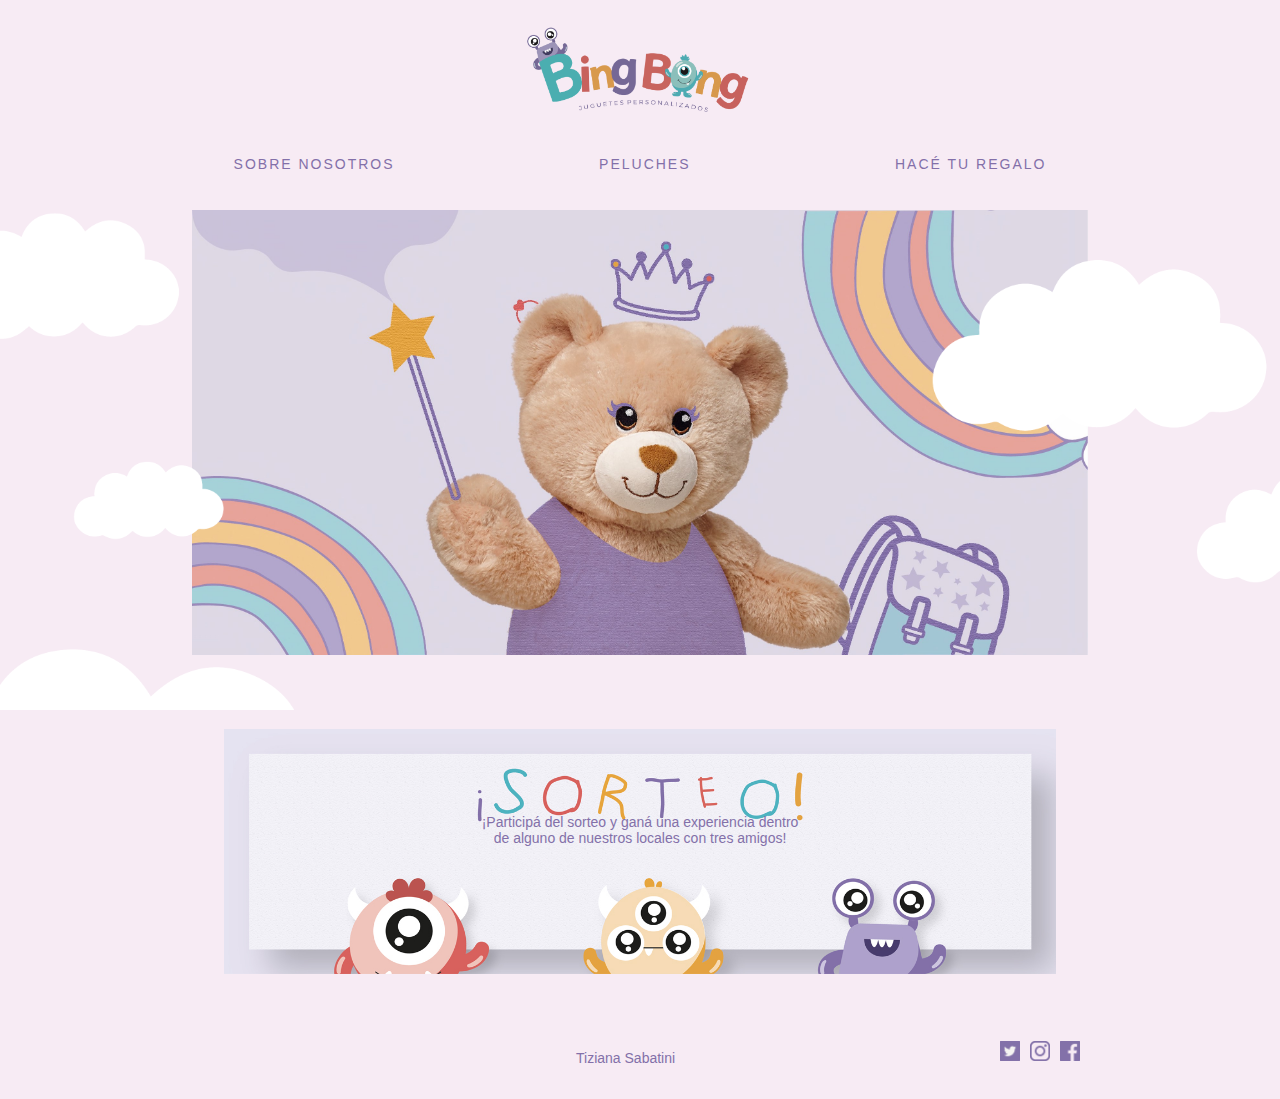
<file: index.html>
<!DOCTYPE html>
<html>
<head>
	<meta charset="utf-8">
	<title>Bing Bong</title>
	<link rel="stylesheet" type="text/css" href="css/estilos.css">
</head>

<body>
<header> 
<img id="marca" src="img/marca.png">
<nav>
	<ul id="button">
 	<li><a href="nosotros.html">SOBRE NOSOTROS</a></li>
 	<li><a href="peluches.html">PELUCHES</a></li>
 	<li><a href="regalos.html">HACÉ TU REGALO</a></li>
 	</ul>
</nav>
</header>

<main>
	<img id="nube" src="img/nubes.png">

<div id="slideindex">
		<ul>
			<li><img src="img/peluche1.jpg"></li>
			<li><img src="img/peluche2.jpg"></li>
			<li><img src="img/peluche3.jpg"></li>
			<li><img src="img/peluche4.jpg"></li>
		</ul>
	</div>	

<div class="banner">
	<a href="indexlanding.html"><img src="img/banner.jpg"></a>
	<p>¡Participá del sorteo y ganá una experiencia dentro de alguno de nuestros locales  con tres amigos! </p>
</div>

<footer>
<div id="micro">
<a href="micro.html">Tiziana Sabatini</a></li>
</div>

	<ul id="redesindex"> 
			<a href="https://www.twitter.com/tizianasabatini"><img src="img/redes1.png"></a>
			<a href="https://www.instagram.com/tizianasabatinif"><img src="img/redes2.png"></a>
			<a href="https://www.facebook.com/titisabatini"><img src="img/redes3.png"></a>
	</ul>

</footer>
</main>
</body>
</html>
</file>
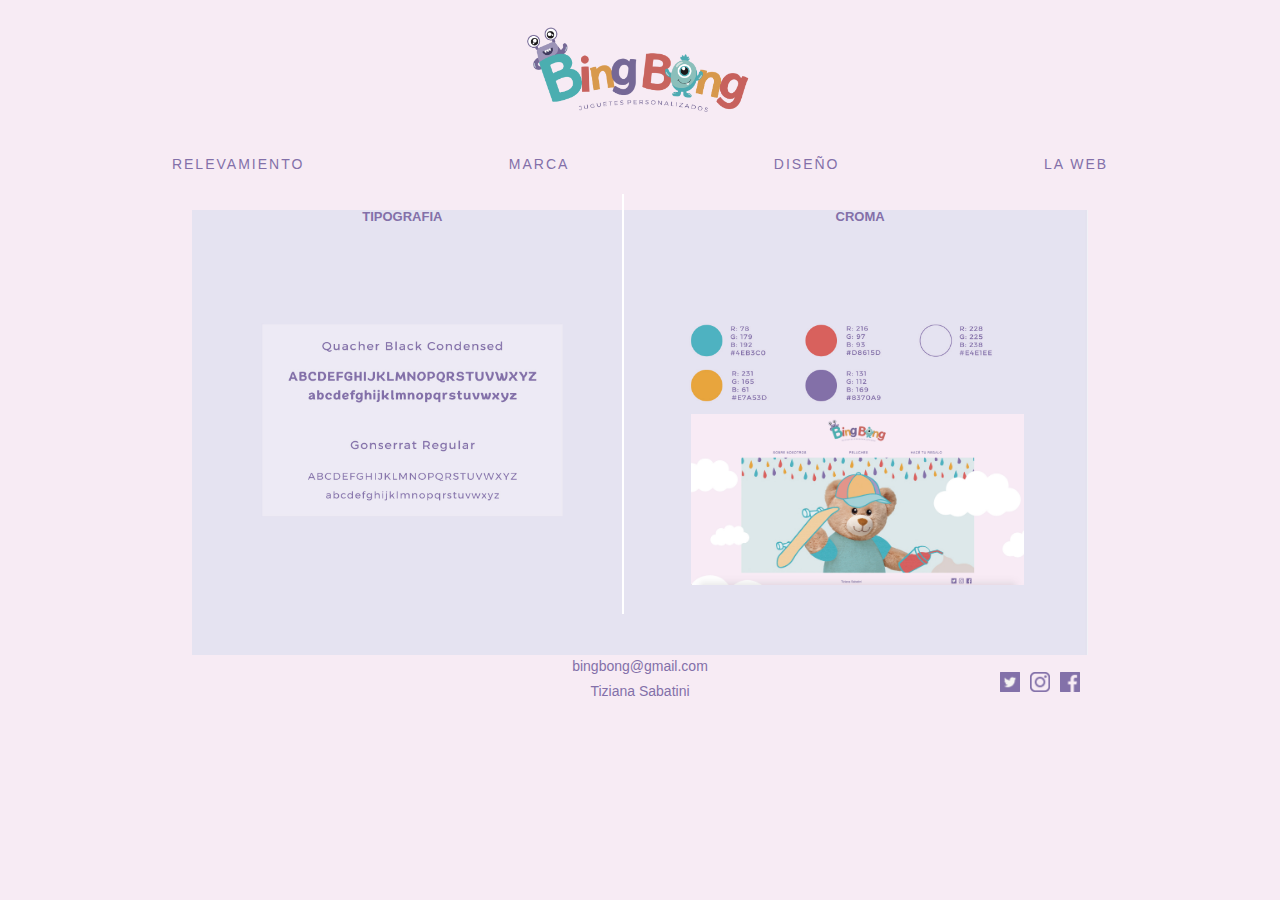
<file: diseno.html>
<!DOCTYPE html>
<html>
<head>
	<meta charset="utf-8">
	<title>Bing Bong</title>
	<link rel="stylesheet" type="text/css" href="css/estilosmicro.css">
</head>

<body>
<header> 
<a href="micro.html"><img id="marca" src="img/marca.png"></a>
<nav>
	<ul id="button">
 	<li><a href="relevamiento.html">RELEVAMIENTO</a></li>
 	<li><a href="marca.html">MARCA</a></li>
 	<li><a href="diseno.html">DISEÑO</a></li>
 	<li><a href="web.html">LA WEB</a></li>
 	</ul>
</nav>
</header>
<main>

	<main>
	<div id="eldiseno">
		<img src="img/eldiseno.jpg">
		<h1>TIPOGRAFIA CROMA</h1>
		<article class="linea"></article>
	</div>	

	<img id="captura" src="img/captura5.jpg">

	<footer>
	<p>bingbong@gmail.com <br> Tiziana Sabatini</p>
	<div id="redes"> 
			<a href="https://www.twitter.com/tizianasabatini"><img src="img/redes1.png"></a>
			<a href="https://www.instagram.com/tizianasabatinif"><img src="img/redes2.png"></a>
			<a href="https://www.facebook.com/titisabatini"><img src="img/redes3.png"></a>
	</div>
</footer>
</main>
</body>
</html>
</file>
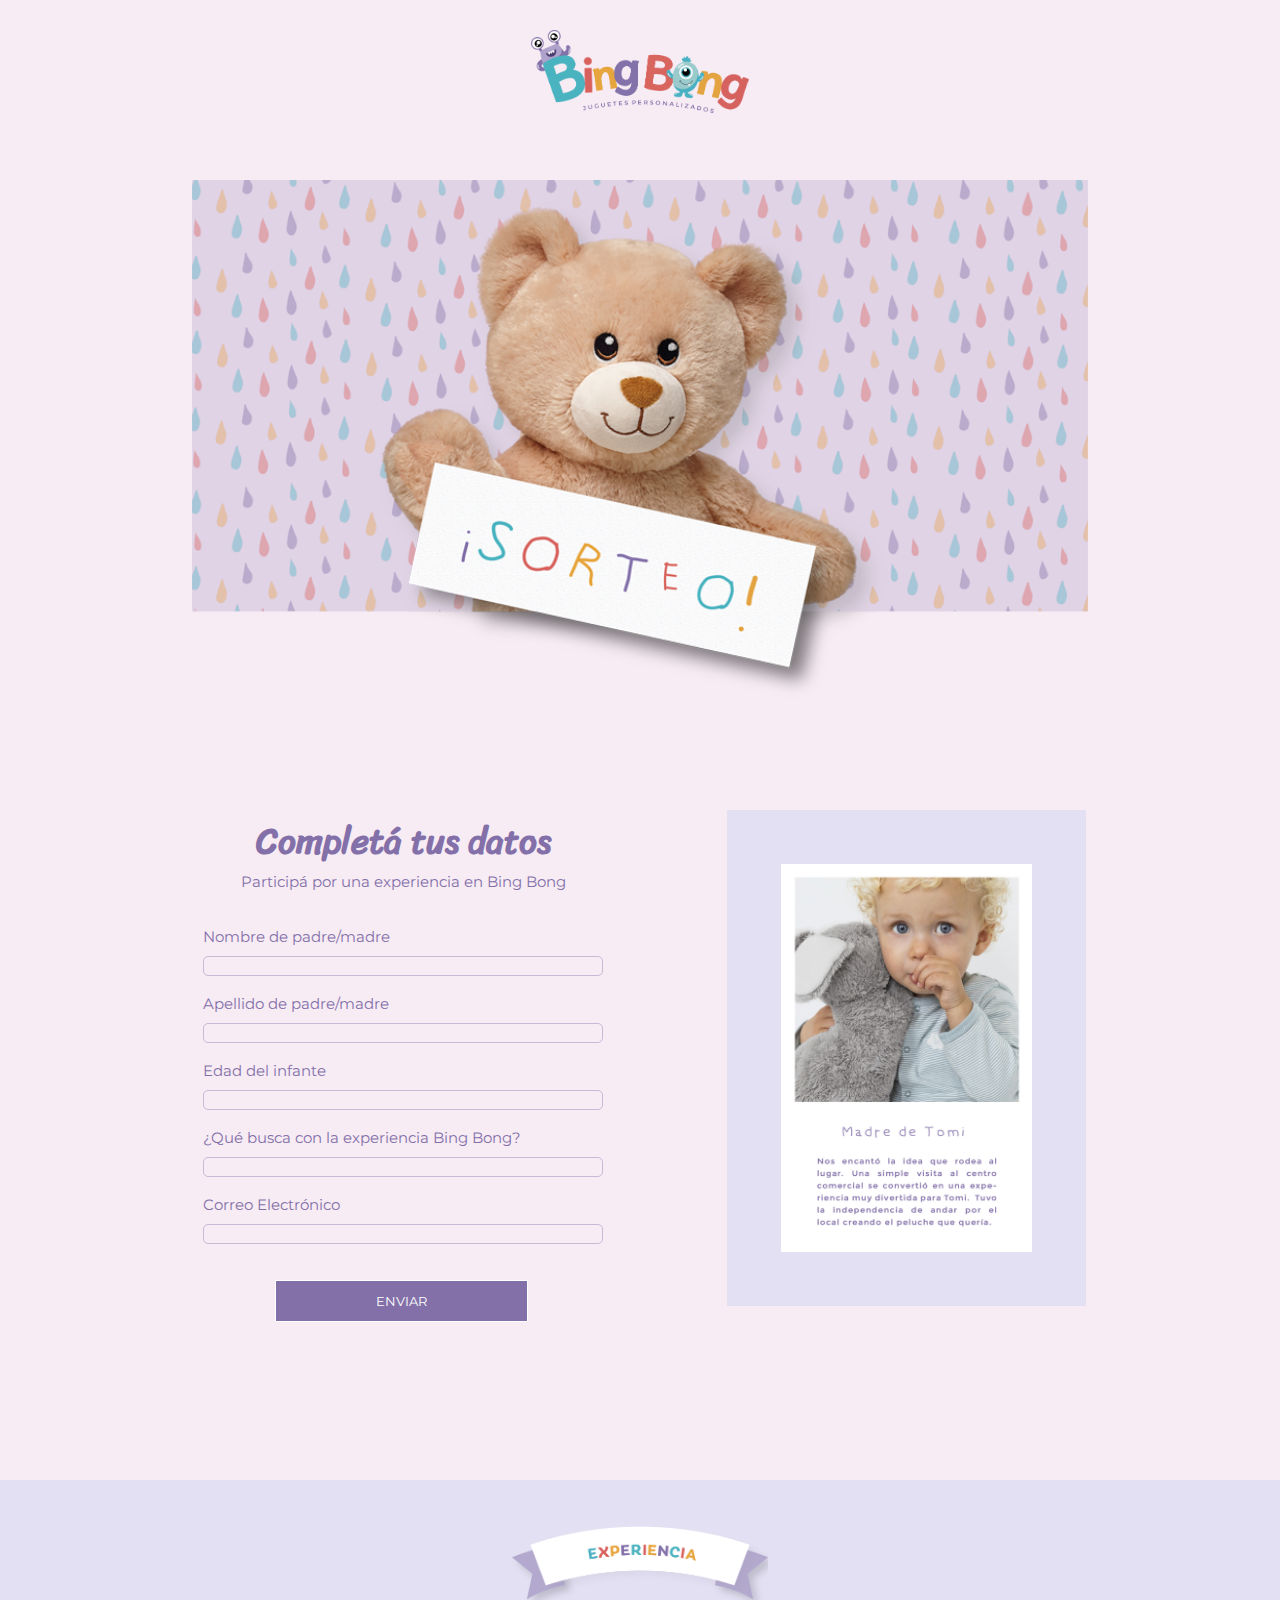
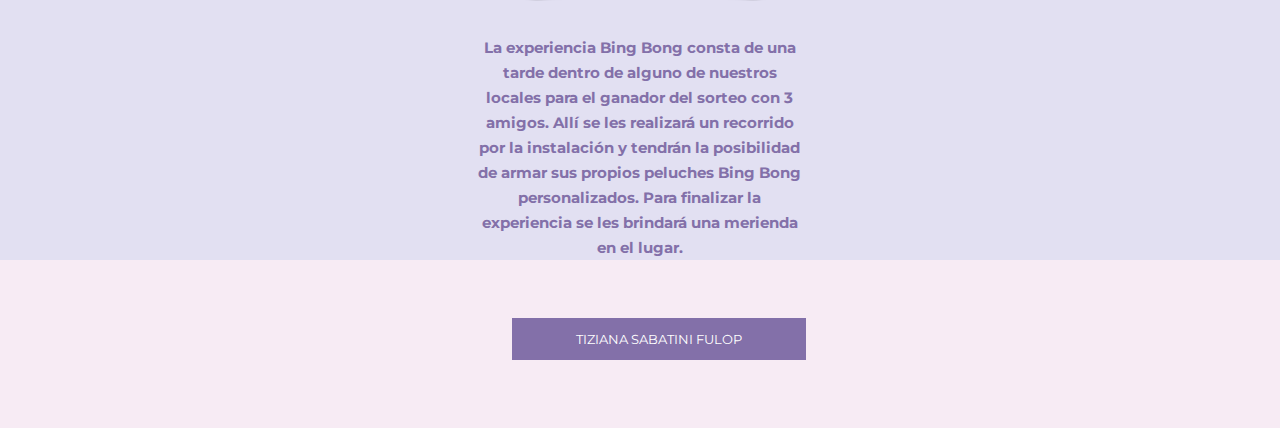
<file: indexlanding.html>
<!DOCTYPE html>
<html>

<head>
	<meta charset="utf-8">
	<meta name="description" content="Tiziana Sabatini Fulop - Trabajo Práctico">
	<meta name="viewport" content="width=device-width,initial-scale=1, maximun-scale=1.0">
	<title>Experiencia - Bing Bong</title>
	<link rel="stylesheet" type="text/css" href="css/estiloindex.css">
	<script src="http://code.jquery.com/jquery-1.11.3.min.js"></script>
	<link rel="stylesheet" href="https://cdnjs.cloudflare.com/ajax/libs/animate.css/4.1.1/animate.min.css"/>
</head>

<body class="grid_container">

<header class="header">
<img class="animate__animated animate__heartBeat" src="img/logo.png">
</header>


<article class="main">
<img class="sorteogrande" src="img/sorteogrande.png">
<img class="sorteochico" src="img/sorteochico.png">
<img class="sorteochico1" src="img/sorteochico1.png">
</article>


<aside class="sidebar">
<section class="tarjeta">
	<h1 class="animate__animated animate__fadeInLeft">Completá tus datos</h1>
	<p>Participá por una experiencia en Bing Bong</p>
	<form method="post" action="mailto:solkaufer@gmail.com">

	<br><br>

	<label>Nombre de padre/madre</label><br>
	<input type="type" name="nombre"required>
	<br><br>

	<label>Apellido de padre/madre</label><br>
	<input type="type" name="nombre"required>
	<br><br>

	<label>Edad del infante</label><br>
	<input type="type" name="nombre"required>
	<br><br>

	<label>¿Qué busca con la experiencia Bing Bong?</label><br>
	<input type="type" name="nombre"required>
	<br><br>

	<label>Correo Electrónico</label><br>
	<input type="type" name="nombre"required>
	<br><br><br>

	<input type="submit" value="ENVIAR" name="btn" required>
	</form>
</section>
</aside>



<nav class="navbar">
<div id="contenedor-slider" class="contenedor-slider">
 <div id="slider" class="slider">
    <section class="slider__section"><img src="img/nene1.jpg" class="slider__img"></section>
    <section class="slider__section"><img src="img/nene2.jpg" class="slider__img"></section>
    <section class="slider__section"><img src="img/nene3.jpg" class="slider__img"></section>
    <section class="slider__section"><img src="img/nene4.jpg" class="slider__img"></section>
    <section class="slider__section"><img src="img/nene5.jpg" class="slider__img"></section>
  </div>
 </div>
 <script src="slider.js"></script>

<div class="slide">
		<ul>
			<li><img src="img/neneslide1.jpg"></li>
			<li><img src="img/neneslide2.jpg"></li>
			<li><img src="img/neneslide1.jpg"></li>
			<li><img src="img/neneslide2.jpg"></li>
		</ul>
	</div>

<div class="slidecelular">
		<ul>
			<li><img src="img/nene1.jpg"></li>
			<li><img src="img/nene2.jpg"></li>
			<li><img src="img/nene3.jpg"></li>
			<li><img src="img/nene2.jpg"></li>
		</ul>
	</div>

</nav>

<extra class="extra">
<img class="experiencia" src="img/experiencia.png">
<p class="textoexperiencia">La experiencia Bing Bong consta de una tarde dentro de alguno de nuestros locales para el ganador del sorteo con 3 amigos. 
Allí se les realizará un recorrido por la instalación y tendrán la posibilidad de armar sus propios peluches Bing Bong personalizados. 
Para finalizar la experiencia se les brindará una merienda en el lugar.</p>
</extra>

<footer class="footer">
<ul class="sitioweb">
<li><a href="micrositio.html">TIZIANA SABATINI FULOP</a></li>
</ul>
</footer>
</body>
</html>


</body>
</html>
</file>
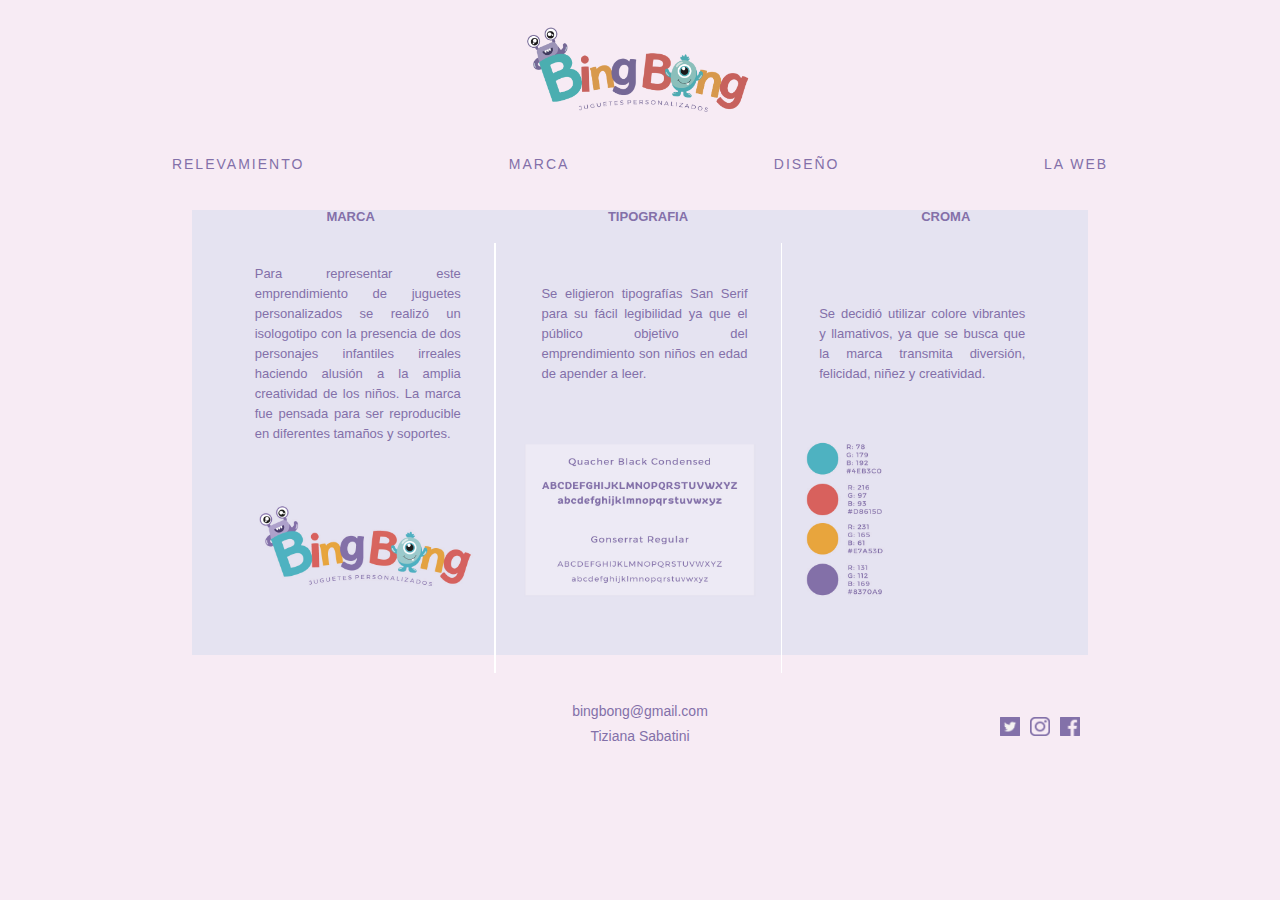
<file: marca.html>
<!DOCTYPE html>
<html>
<head>
	<meta charset="utf-8">
	<title>Bing Bong</title>
	<link rel="stylesheet" type="text/css" href="css/estilosmicro.css">
</head>

<body>
<header> 
<a href="micro.html"><img id="marca" src="img/marca.png"></a>
<nav>
	<ul id="button">
 	<li><a href="relevamiento.html">RELEVAMIENTO</a></li>
 	<li><a href="marca.html">MARCA</a></li>
 	<li><a href="diseno.html">DISEÑO</a></li>
 	<li><a href="web.html">LA WEB</a></li>
 	</ul>
</nav>
</header>
<main>

	<main>
	<div id="lamarca">
		<img src="img/lamarca.jpg">

		<h1>MARCA TIPOGRAFIA CROMA</h1>

		<div id="textos">
		<p id="textomarca">
			Para representar este emprendimiento de juguetes personalizados se realizó un isologotipo con la presencia de dos personajes infantiles irreales haciendo alusión a la amplia creatividad de los niños. 
			La marca fue pensada para ser reproducible en diferentes tamaños y soportes.
		</p>
	
		<p id="textotipografia">
			Se eligieron tipografías San Serif para su fácil legibilidad ya que el público objetivo del emprendimiento son niños en edad de apender a leer.
		</p>

		<p id="textocroma">
			Se decidió utilizar colore vibrantes y llamativos, ya que se busca que la marca transmita diversión, felicidad, niñez y creatividad.
		</p>

		<article class="linea1marca"></article>
		<article class="linea2marca"></article>

	</div>
	</div>	

<footer>
	<p>bingbong@gmail.com <br> Tiziana Sabatini</p>
	<div id="redes"> 
			<a href="https://www.twitter.com/tizianasabatini"><img src="img/redes1.png"></a>
			<a href="https://www.instagram.com/tizianasabatinif"><img src="img/redes2.png"></a>
			<a href="https://www.facebook.com/titisabatini"><img src="img/redes3.png"></a>
	</div>
</footer>
</main>
</body>
</html>
</file>
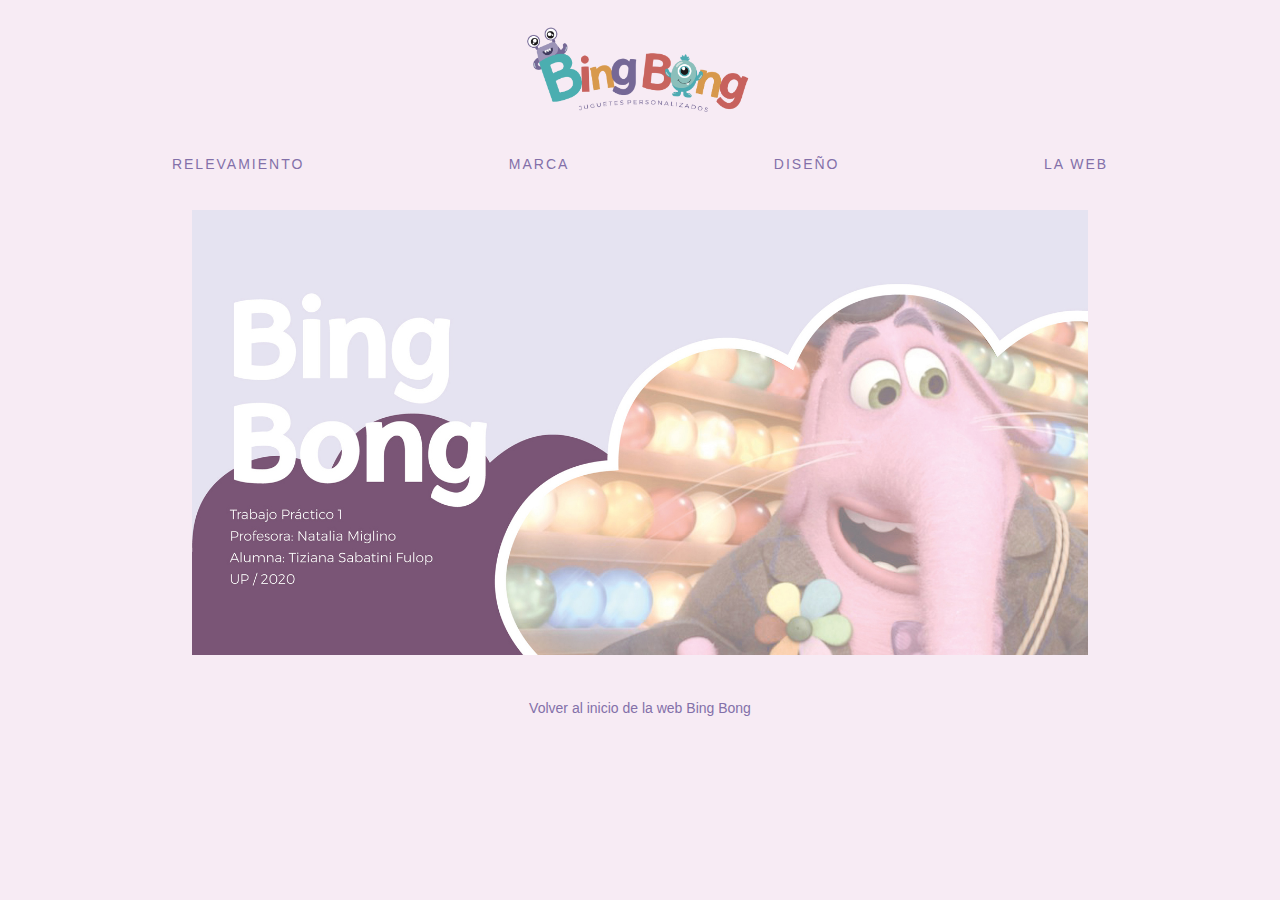
<file: micro.html>
<!DOCTYPE html>
<html>
<head>
	<meta charset="utf-8">
	<title>Bing Bong</title>
	<link rel="stylesheet" type="text/css" href="css/estilosmicro.css">
	<link href="https://fonts.googleapis.com/css2?family=Montserrat:wght@100&display=swap" rel="stylesheet">
</head>

<body>
<header> 
<img id="marca" src="img/marca.png">
<nav>
	<ul id="button">
 	<li><a href="relevamiento.html">RELEVAMIENTO</a></li>
 	<li><a href="marca.html">MARCA</a></li>
 	<li><a href=”diseno.html”>DISEÑO</a></li>
 	<li><a href="web.html">LA WEB</a></li>
 	</ul>
</nav>
</header>

<main>
	<div id="rotulo">
	<img src="img/rotulo.jpg">
	</div>
</main>

<footer>

	<ul id="index">
		<li><a href="index.html">Volver al inicio de la web Bing Bong</a></li>
	</ul>

</footer>

</body>
</file>
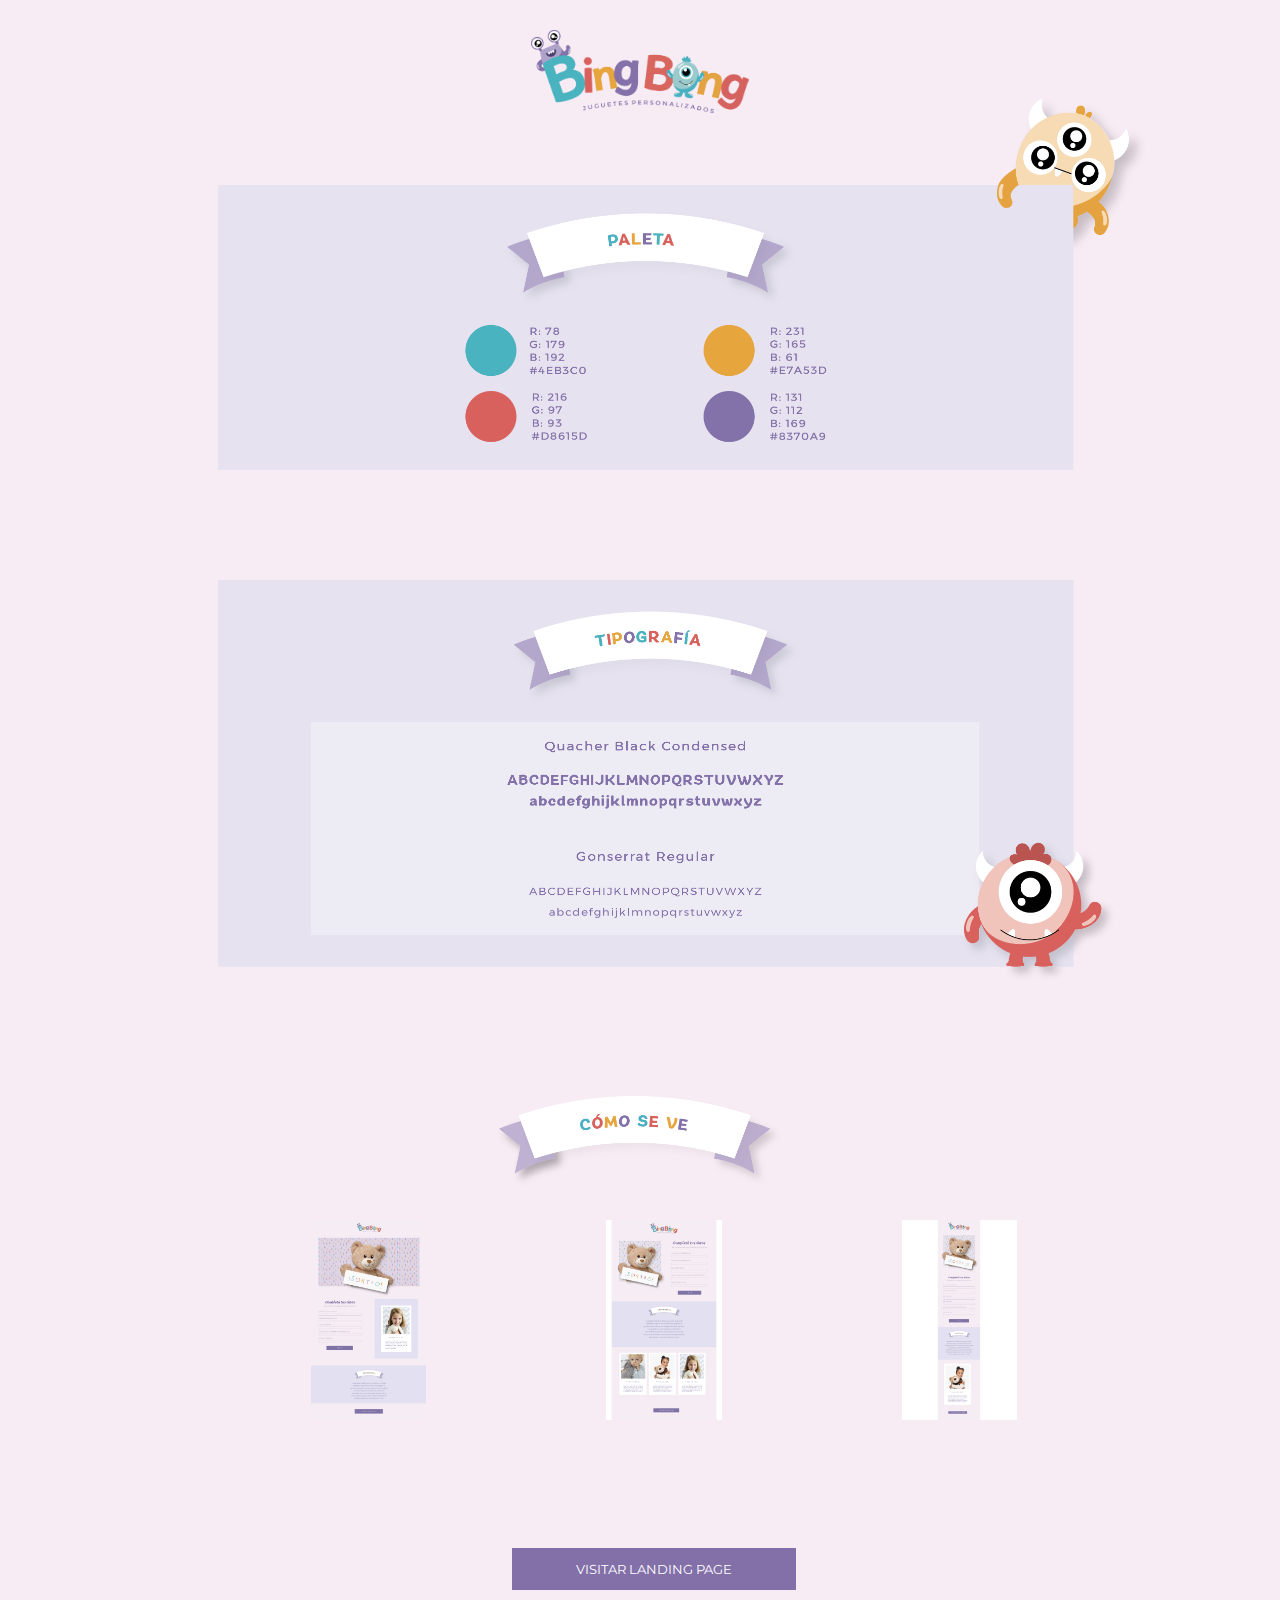
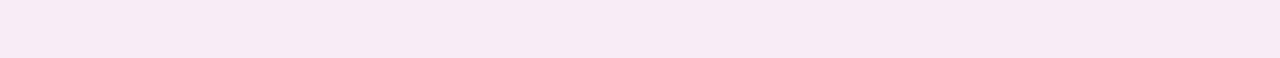
<file: micrositio.html>
<!DOCTYPE html>
<html>

<head>
	<meta charset="utf-8">
	<meta name="description" content="Tiziana Sabatini Fulio - Bing Bong">
	<meta name="viewport" content="width=device-width,initial-scale=1, maximun-scale=1.0">
	<title>Experiencia - Bing Bong</title>
	<link rel="stylesheet" type="text/css" href="css/estilomicro.css">
</head>

<body class="grid_container">

<header class="header">
<img src="img/logo.png">
</header>

<main class="main">
	<img class="paleta3" src="img/paleta3.png">
	<img class="paleta2" src="img/paleta2.png">
	<img class="paleta1" src="img/paleta1.png">
</main>

<article class="sidebar">
	<img class="tipografia3" src="img/tipografia3.png">
	<img class="tipografia2" src="img/tipografia2.png">
	<img class="tipografia1" src="img/tipografia1.png">

</article>

<nav class="navbar">
	<img class="comoseve3" src="img/comoseve3.png">


	<ul class="galeriapantalla">
        <li><a href="#img1"><img class="galeriaimgpantalla" src="img/pantalla1.jpg"></a></li>
        <li><a href="#img2"><img class="galeriaimgpantalla" src="img/pantalla2.jpg"></a></li>
        <li><a href="#img3"><img class="galeriaimgpantalla" src="img/pantalla3.jpg"></a></li>
    </ul>

    <div class="modalpantalla" id="img1">
        <h3>Pantalla Escritorio</h3>
        <div class="imagenpantalla">
            <a href="#img3">&#60;</a>
            <a href="#img2"><img src="img/pantalla1.jpg"></a>
            <a href="#img2">></a>
        </div>
        <a class="cerrarpantalla" href="micrositio.html">X</a>
    </div>
    
    <div class="modalpantalla" id="img2">
        <h3>Pantalla Tablet</h3>
        <div class="imagenpantalla">
            <a href="#img1">&#60;</a>
            <a href="#img3"><img src="img/pantalla2.jpg"></a>
            <a href="#img3">></a>
        </div>
        <a class="cerrarpantalla" href="micrositio.html">X</a>
    </div>
    
    <div class="modalpantalla" id="img3">
        <h3>Pantalla Smartphone</h3>
        <div class="imagenpantalla">
            <a href="#img2">&#60;</a>
            <a href="#img3"><img src="img/pantalla3.jpg"></a>
            <a href="#img1">></a>
        </div>
        <a class="cerrarpantalla" href="micrositio.html">X</a>
    </div>

</nav>

<footer class="footer">
<ul class="sitioweb">
<li><a href="indexlanding.html">VISITAR LANDING PAGE</a></li>
</ul>
</footer>

</body>
</html>
</file>
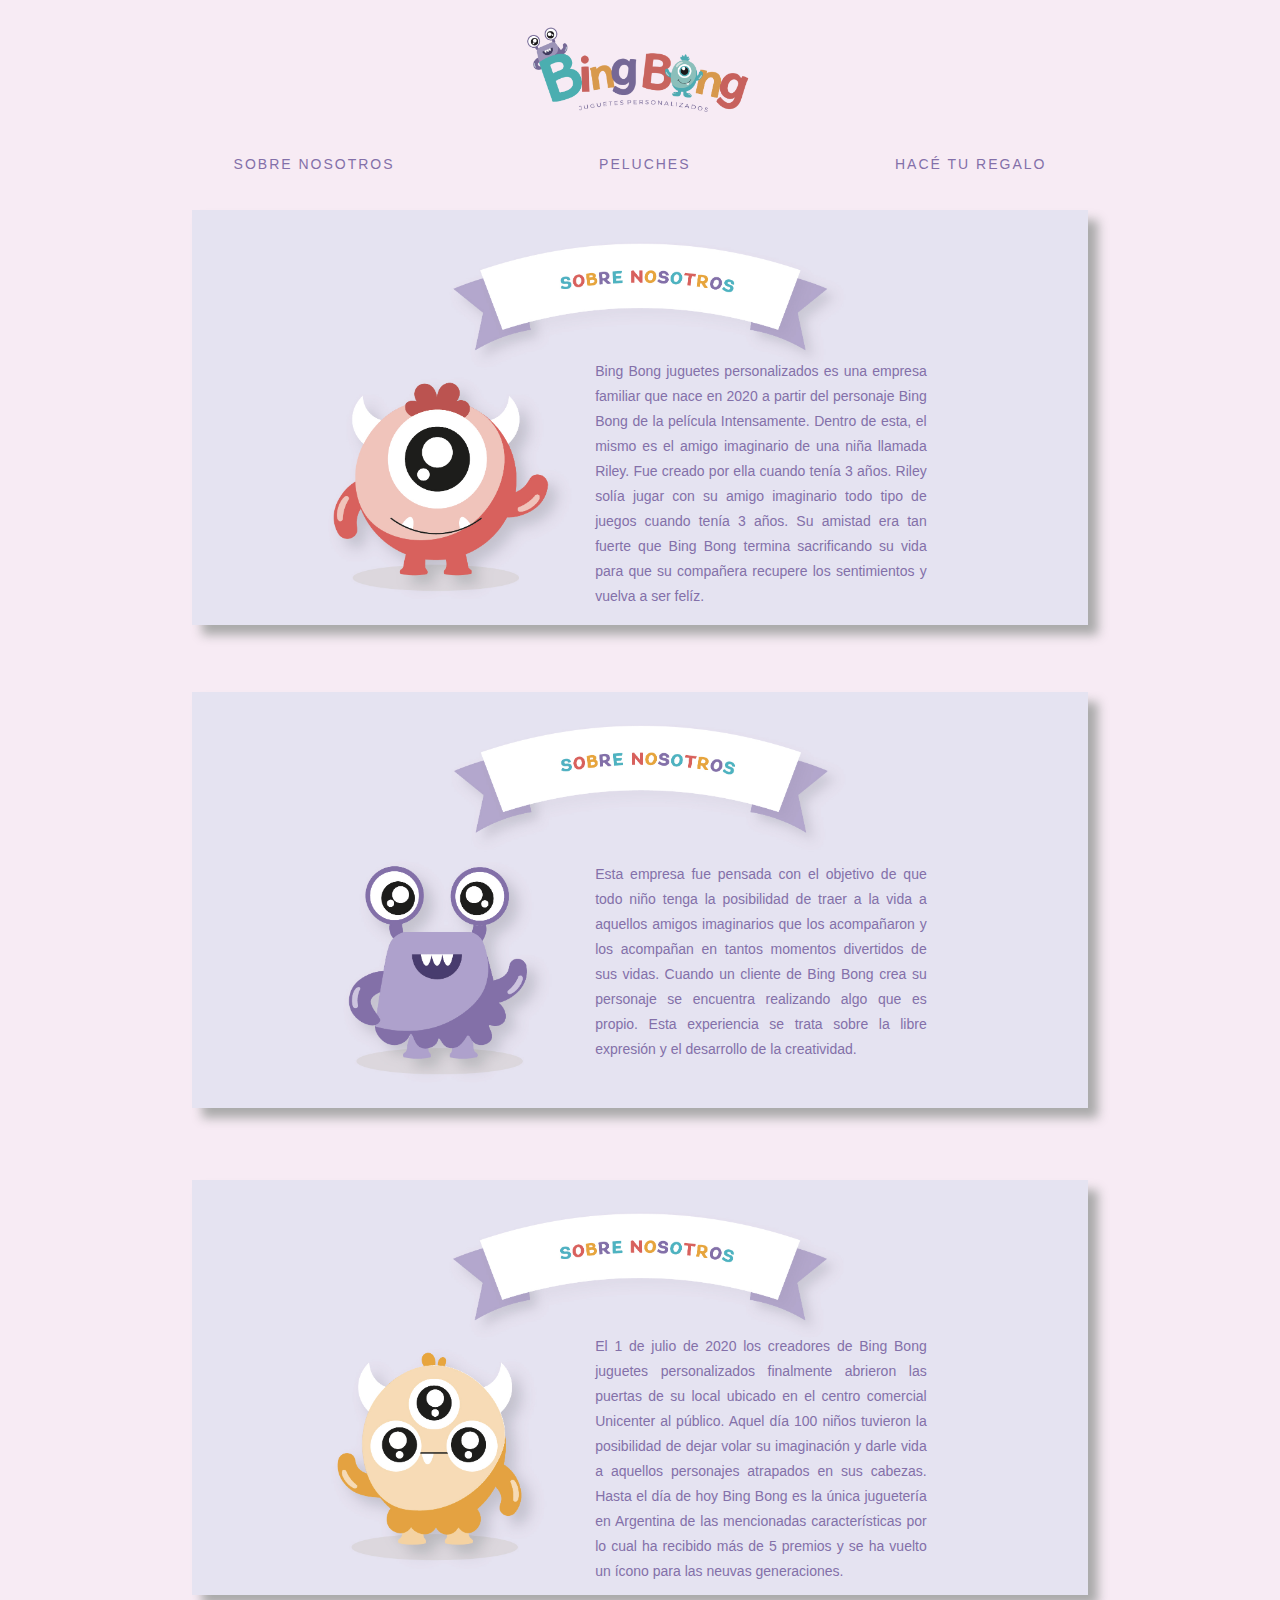
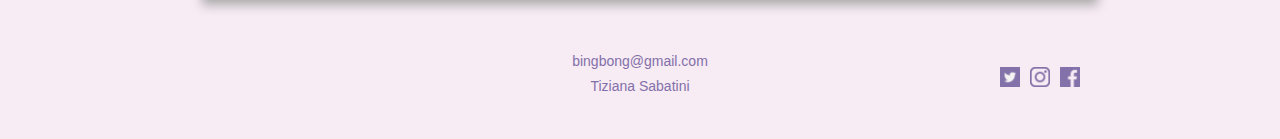
<file: nosotros.html>
<!DOCTYPE html>
<html>
<head>
	<meta charset="utf-8">
	<title>Bing Bong</title>
	<link rel="stylesheet" type="text/css" href="css/estilos.css">
</head>

<body>
<header> 
<a href="index.html"><img id="marca" src="img/marca.png"></a>
<nav>
	<ul id="button">
 	<li><a href="nosotros.html">SOBRE NOSOTROS</a></li>
 	<li><a href="peluches.html">PELUCHES</a></li>
 	<li><a href="regalos.html">HACÉ TU REGALO</a></li>
 	</ul>
</nav>
</header>
<main>
	<div id="nosotros1">
		<img src="img/nosotros1.jpg">
		<p>
			Bing Bong juguetes personalizados es una empresa familiar que nace en 2020 a partir del personaje Bing Bong de la película Intensamente. Dentro de esta, el mismo es el amigo imaginario de una niña llamada Riley. Fue creado por ella cuando tenía 3 años. 
			Riley solía jugar con su amigo imaginario todo tipo de juegos cuando tenía 3 años. Su amistad era tan fuerte que Bing Bong termina sacrificando su  vida para que su compañera recupere los sentimientos y vuelva a ser felíz.
		</p>
	</div>	

	<div id="nosotros2"> 
		<img src="img/nosotros2.jpg">
		<p>
			Esta empresa fue pensada con el objetivo de que todo niño tenga la posibilidad de traer a la vida a aquellos amigos imaginarios que los acompañaron y los acompañan en tantos momentos divertidos de sus vidas.
			Cuando un cliente de Bing Bong crea su personaje se encuentra realizando algo que es propio. Esta experiencia se trata sobre la libre expresión y el desarrollo de la creatividad. 
		</p>
	</div>

	<div id="nosotros3">
		<img src="img/nosotros3.jpg">
		<p>
			El 1 de julio de 2020 los creadores de Bing Bong juguetes personalizados finalmente  abrieron las puertas de su local ubicado en el centro comercial Unicenter al público. Aquel día 100 niños tuvieron la posibilidad de dejar volar su imaginación y darle vida a aquellos personajes atrapados en sus cabezas. 
			Hasta el día de hoy Bing Bong es la única juguetería en Argentina de las mencionadas características por lo cual ha recibido más de 5 premios y se ha vuelto un ícono para las neuvas generaciones.
		</p>
	</div>


<footer>
	<p>bingbong@gmail.com <br> Tiziana Sabatini</p>
	<div id="redes"> 
			<a href="https://www.twitter.com/tizianasabatini"><img src="img/redes1.png"></a>
			<a href="https://www.instagram.com/tizianasabatinif"><img src="img/redes2.png"></a>
			<a href="https://www.facebook.com/titisabatini"><img src="img/redes3.png"></a>
	</div>
</footer>
</main>
</body>
</html>
</file>
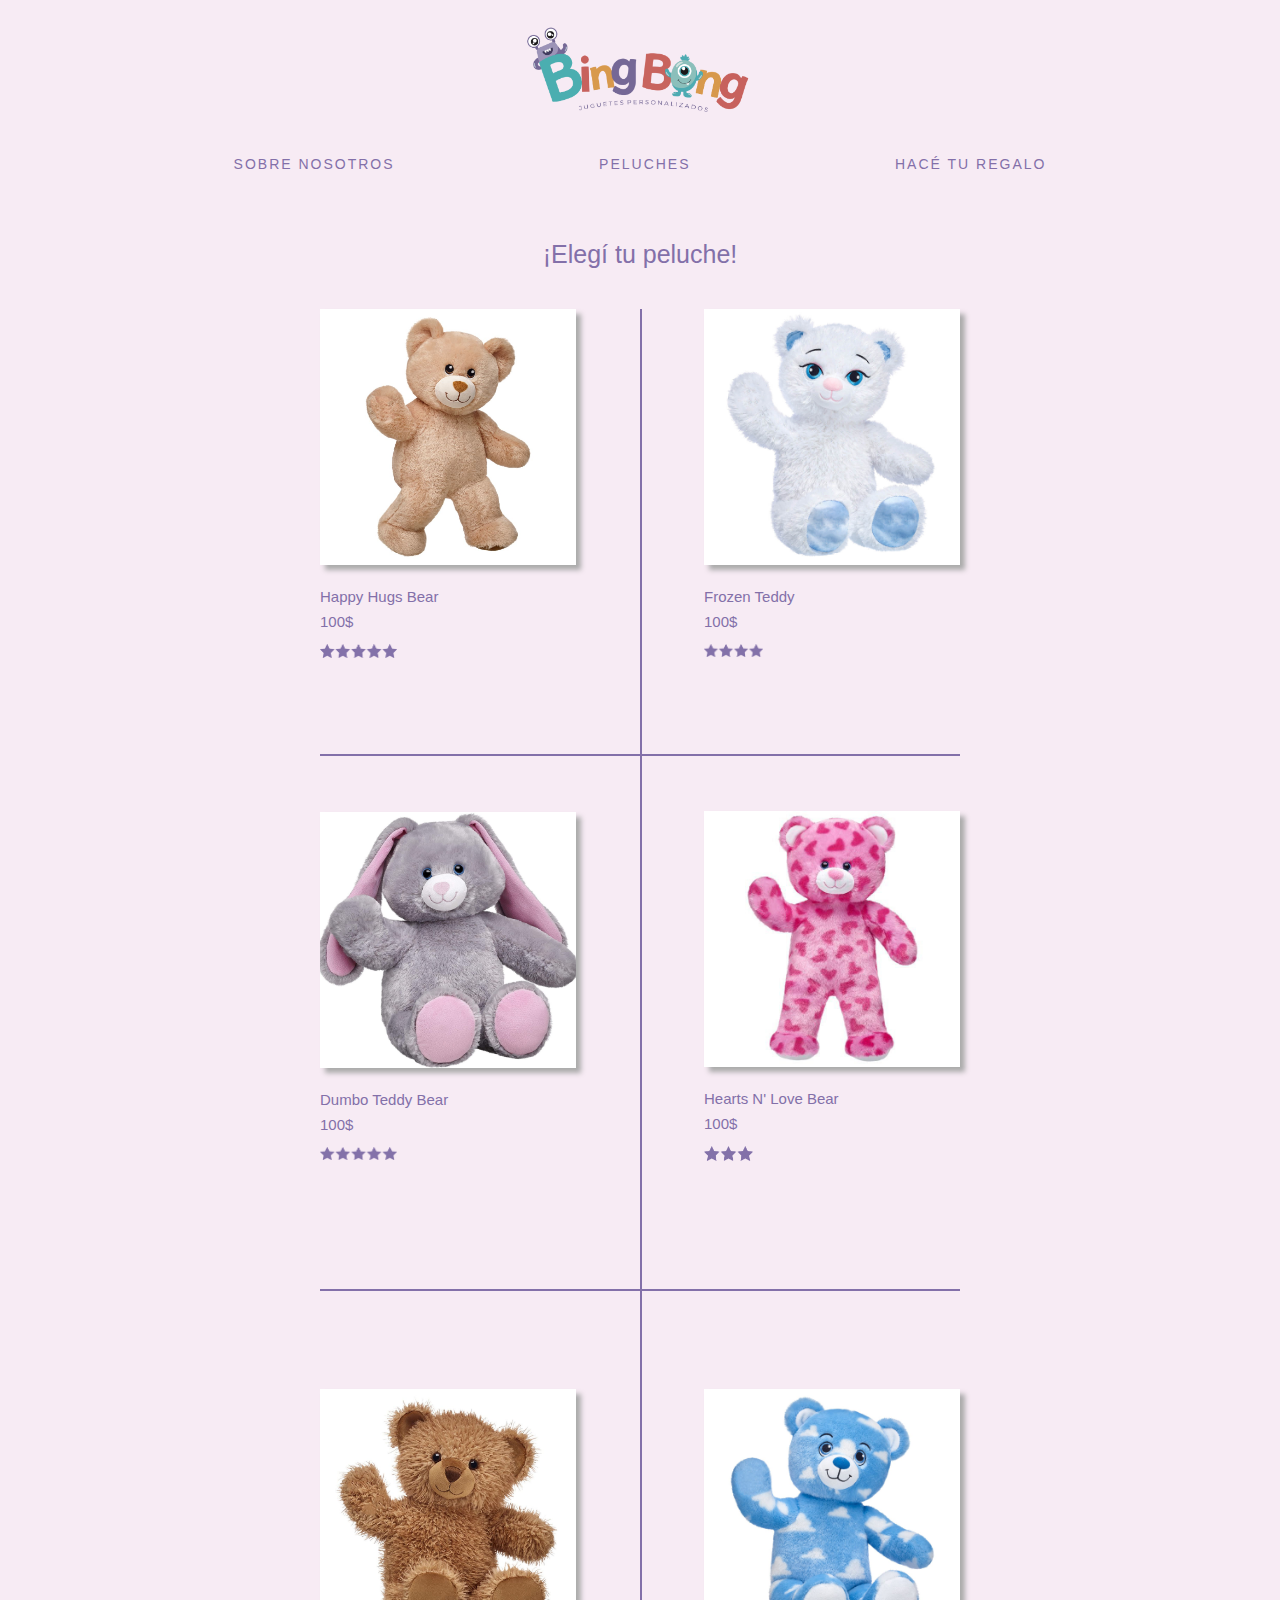
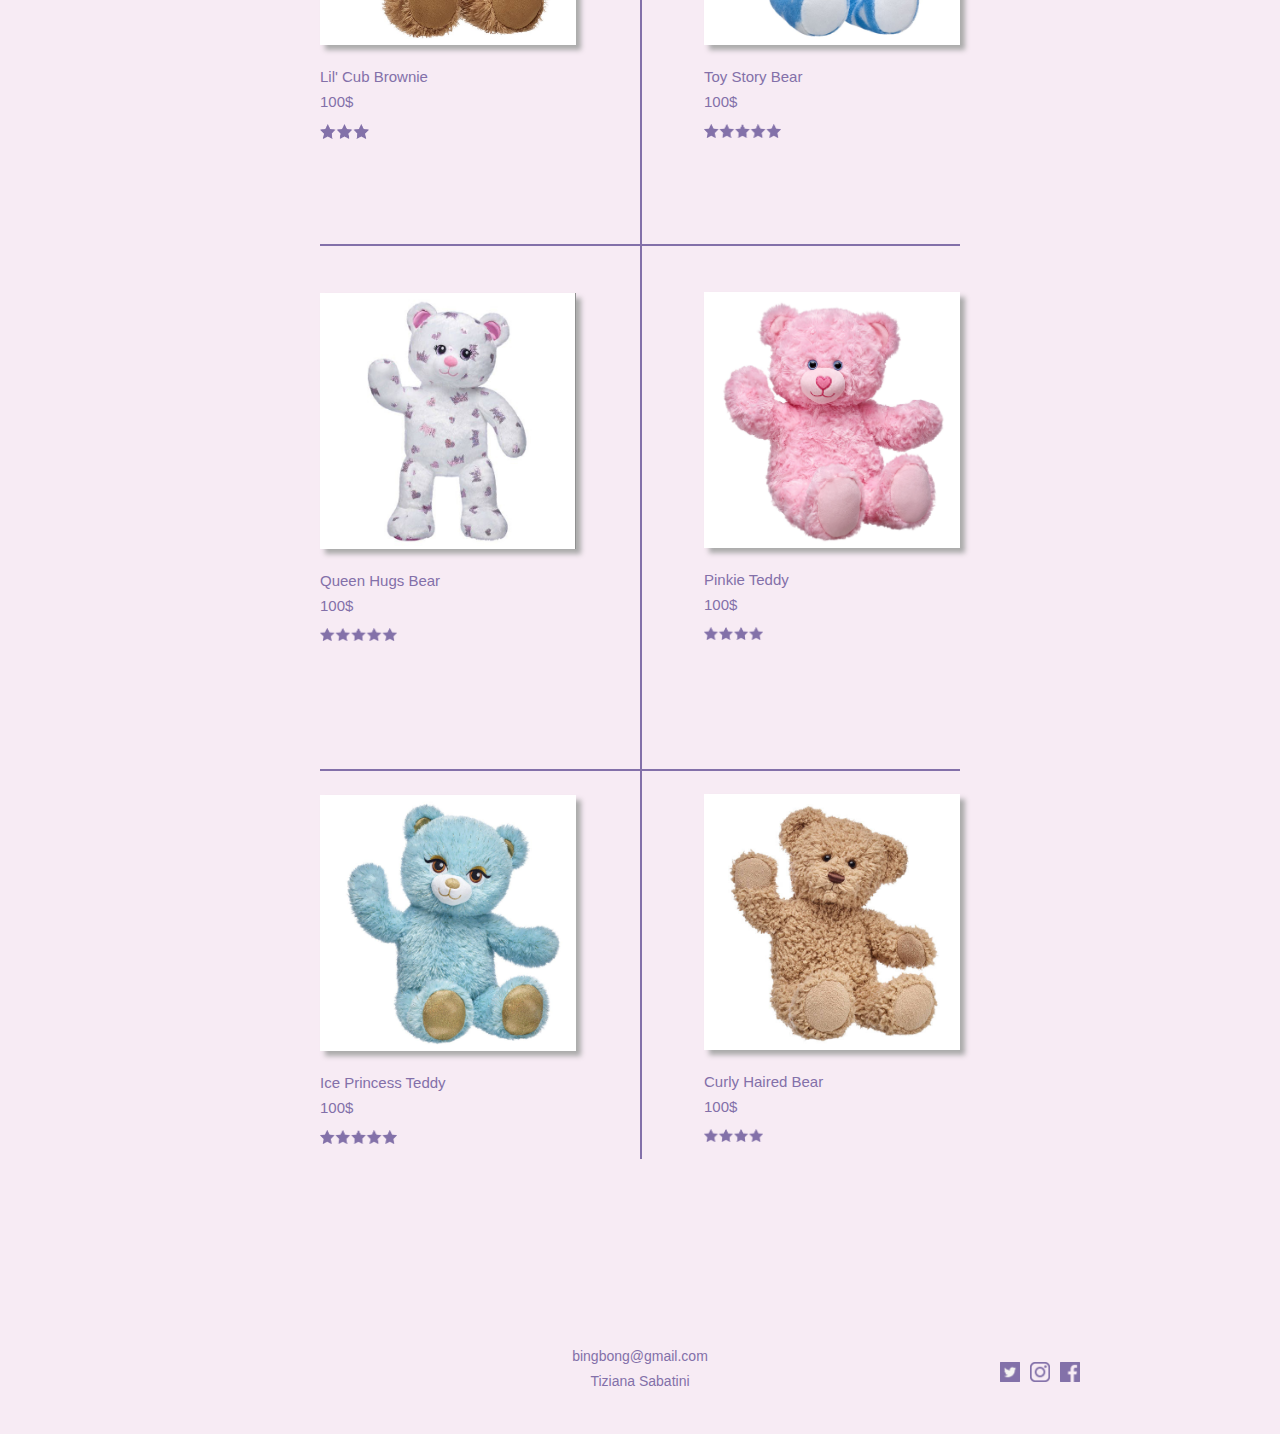
<file: peluches.html>
<!DOCTYPE html>
<html>
<head>
	<meta charset="utf-8">
	<title>Bing Bong</title>
	<link rel="stylesheet" type="text/css" href="css/estilos.css">
</head>

<body>
<header> 
<a href="index.html"><img id="marca" src="img/marca.png"></a>
<nav>
	<ul id="button">
 	<li><a href="nosotros.html">SOBRE NOSOTROS</a></li>
 	<li><a href="peluches.html">PELUCHES</a></li>
 	<li><a href="regalos.html">HACÉ TU REGALO</a></li>
 	</ul>
</nav>
</header>

<main>

	<div id="titulopeluches">
		<p>¡Elegí tu peluche!</p>
	</div>

	<div id="contenedorpeluches">
		<article class="uno">
			<img class="oso1" src="img/oso1.jpg">
			<p>Happy Hugs Bear <br> 100$</p>
			<img class="estrella1" src="img/estrella1.png">
		</article>

		<article class="dos">
			<img class="oso2" src="img/oso2.jpg">
			<p>Frozen Teddy <br> 100$</p>
			<img class="estrella2" src="img/estrella2.png">
		</article>

		<article class="tres">
			<img class="oso3" src="img/oso3.jpg">
			<p>Hearts N' Love Bear <br> 100$</p>
			<img class="estrella3" src="img/estrella3.png">
		</article>

		<article class="cuatro">
			<img class="oso4" src="img/oso4.jpg">
			<p>Dumbo Teddy Bear <br> 100$</p>
			<img class="estrella4" src="img/estrella1.png">
		</article>

		<article class="linea"></article>
		<article class="linea2"></article>
		<article class="linea3"></article>
		<article class="linea4"></article>
	</div>

	<div id="contenedor2">
		<article class="cinco">
			<img class="oso5" src="img/oso5.jpg">
			<p>Toy Story Bear <br> 100$</p>
			<img class="estrella5" src="img/estrella1.png">
		</article>

		<article class="seis">
			<img class="oso6" src="img/oso6.jpeg">
			<p>Lil' Cub Brownie <br> 100$</p>
			<img class="estrella6" src="img/estrella3.png">
		</article>

		<article class="siete">
			<img class="oso7" src="img/oso7.jpg">
			<p>Pinkie Teddy <br> 100$</p>
			<img class="estrella7" src="img/estrella2.png">
		</article>

		<article class="ocho">
			<img class="oso8" src="img/oso8.jpg">
			<p>Queen Hugs Bear <br> 100$</p>
			<img class="estrella8" src="img/estrella1.png">
		</article>

		<article class="nueve">
			<img class="oso9" src="img/oso9.jpg">
			<p>Curly Haired Bear <br> 100$</p>
			<img class="estrella9" src="img/estrella2.png">
		</article>

		<article class="diez">
			<img class="oso10" src="img/oso10.jpg">
			<p>Ice Princess Teddy <br> 100$</p>
			<img class="estrella10" src="img/estrella1.png">
		</article>

		<article class="linea5"></article>
	</div>
	


<footer>
	<p>bingbong@gmail.com <br> Tiziana Sabatini</p>
	
	<div id="redes"> 
			<a href="https://www.twitter.com/tizianasabatini"><img src="img/redes1.png"></a>
			<a href="https://www.instagram.com/tizianasabatinif"><img src="img/redes2.png"></a>
			<a href="https://www.facebook.com/titisabatini"><img src="img/redes3.png"></a>
	</div>
</footer>
</main>
</body>
</html>
</file>
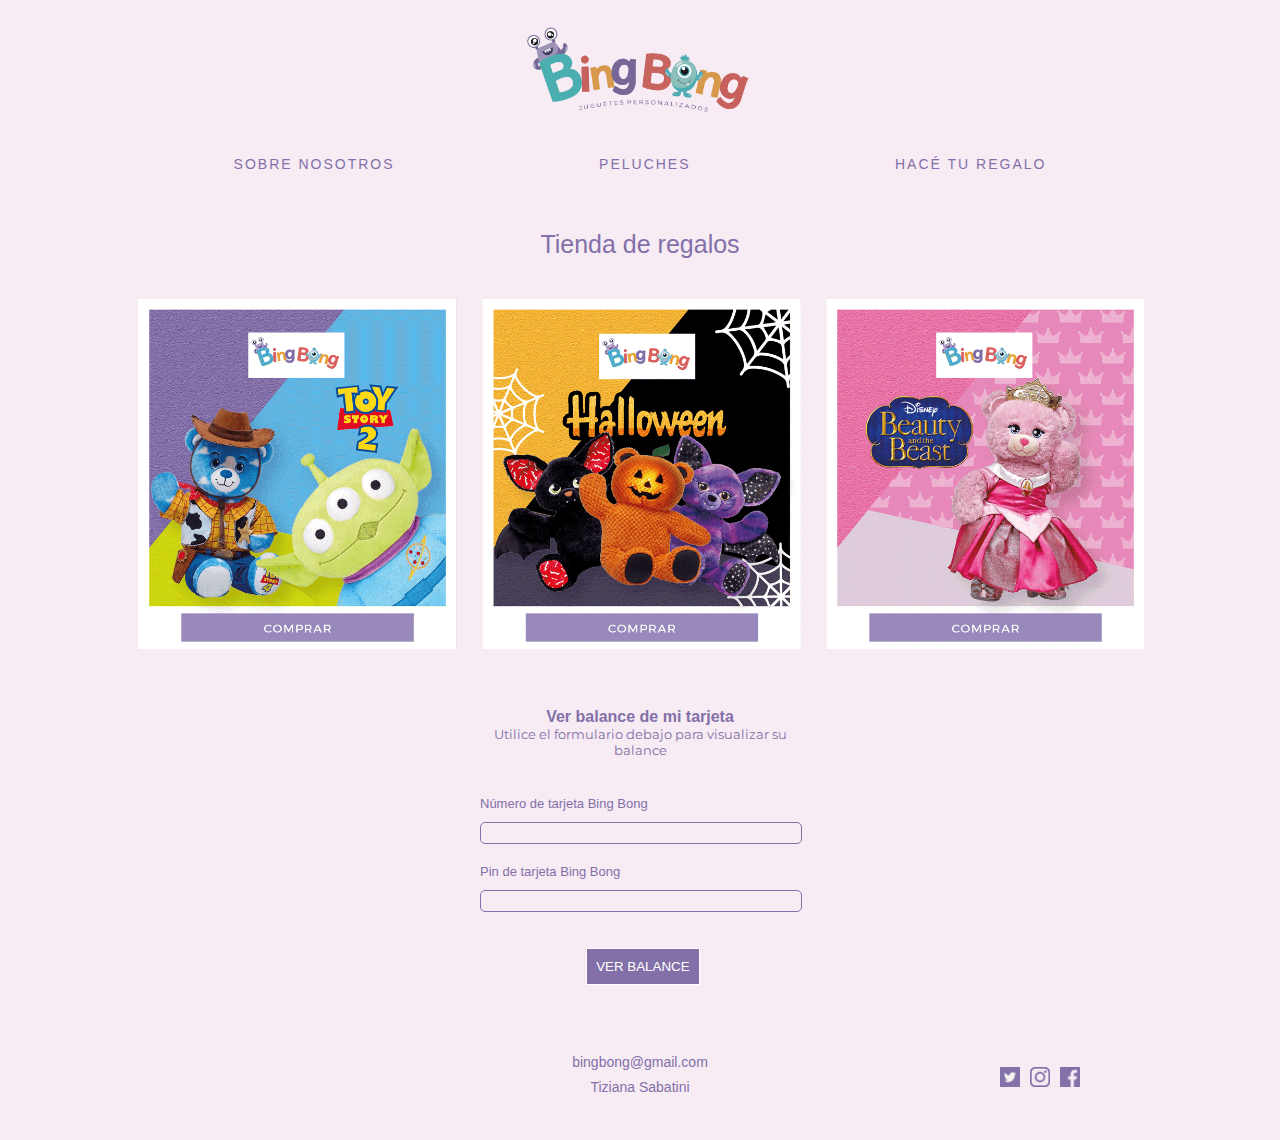
<file: regalos.html>
<!DOCTYPE html>
<html>
<head>
	<meta charset="utf-8">
	<title>Bing Bong</title>
	<link rel="stylesheet" type="text/css" href="css/estilos.css">
</head>

<body>
<header> 
<a href="index.html"><img id="marca" src="img/marca.png"></a>

<nav>
	<ul id="button">
 	<li><a href="nosotros.html">SOBRE NOSOTROS</a></li>
 	<li><a href="peluches.html">PELUCHES</a></li>
 	<li><a href="regalos.html">HACÉ TU REGALO</a></li>
 	</ul>
</nav>
</header>

<main>
<div id="titulo">
		<p>Tienda de regalos</p>
	</div>

<main>

<div id="slide">
		<ul>
			<li><img src="img/regalos1.png"></li>
			<li><img src="img/regalos2.png"></li>
			<li><img src="img/regalos3.png"></li>
			<li><img src="img/regalos4.png"></li>
		</ul>
	</div>	

<section id="tarjeta">
	<h1>Ver balance de mi tarjeta</h1>
	<p>Utilice el formulario debajo para visualizar su balance</p>
	<form method="post" action="mailto:solkaufer@gmail.com">

	<br><br>

	<label>Número de tarjeta Bing Bong</label><br>
	<input type="type" name="nombre"required>
	<br><br>

	<label>Pin de tarjeta Bing Bong</label><br>
	<input type="password" name="apellido" required>
	<br><br><br>

	<input type="submit" value="VER BALANCE" name="btn" required>
	</form>
</section>

<footer>
	<p>bingbong@gmail.com <br> Tiziana Sabatini</p>
	<div id="redes"> 
			<a href="https://www.twitter.com/tizianasabatini"><img src="img/redes1.png"></a>
			<a href="https://www.instagram.com/tizianasabatinif"><img src="img/redes2.png"></a>
			<a href="https://www.facebook.com/titisabatini"><img src="img/redes3.png"></a>
	</div>
</footer>
</main>

</body>
</file>
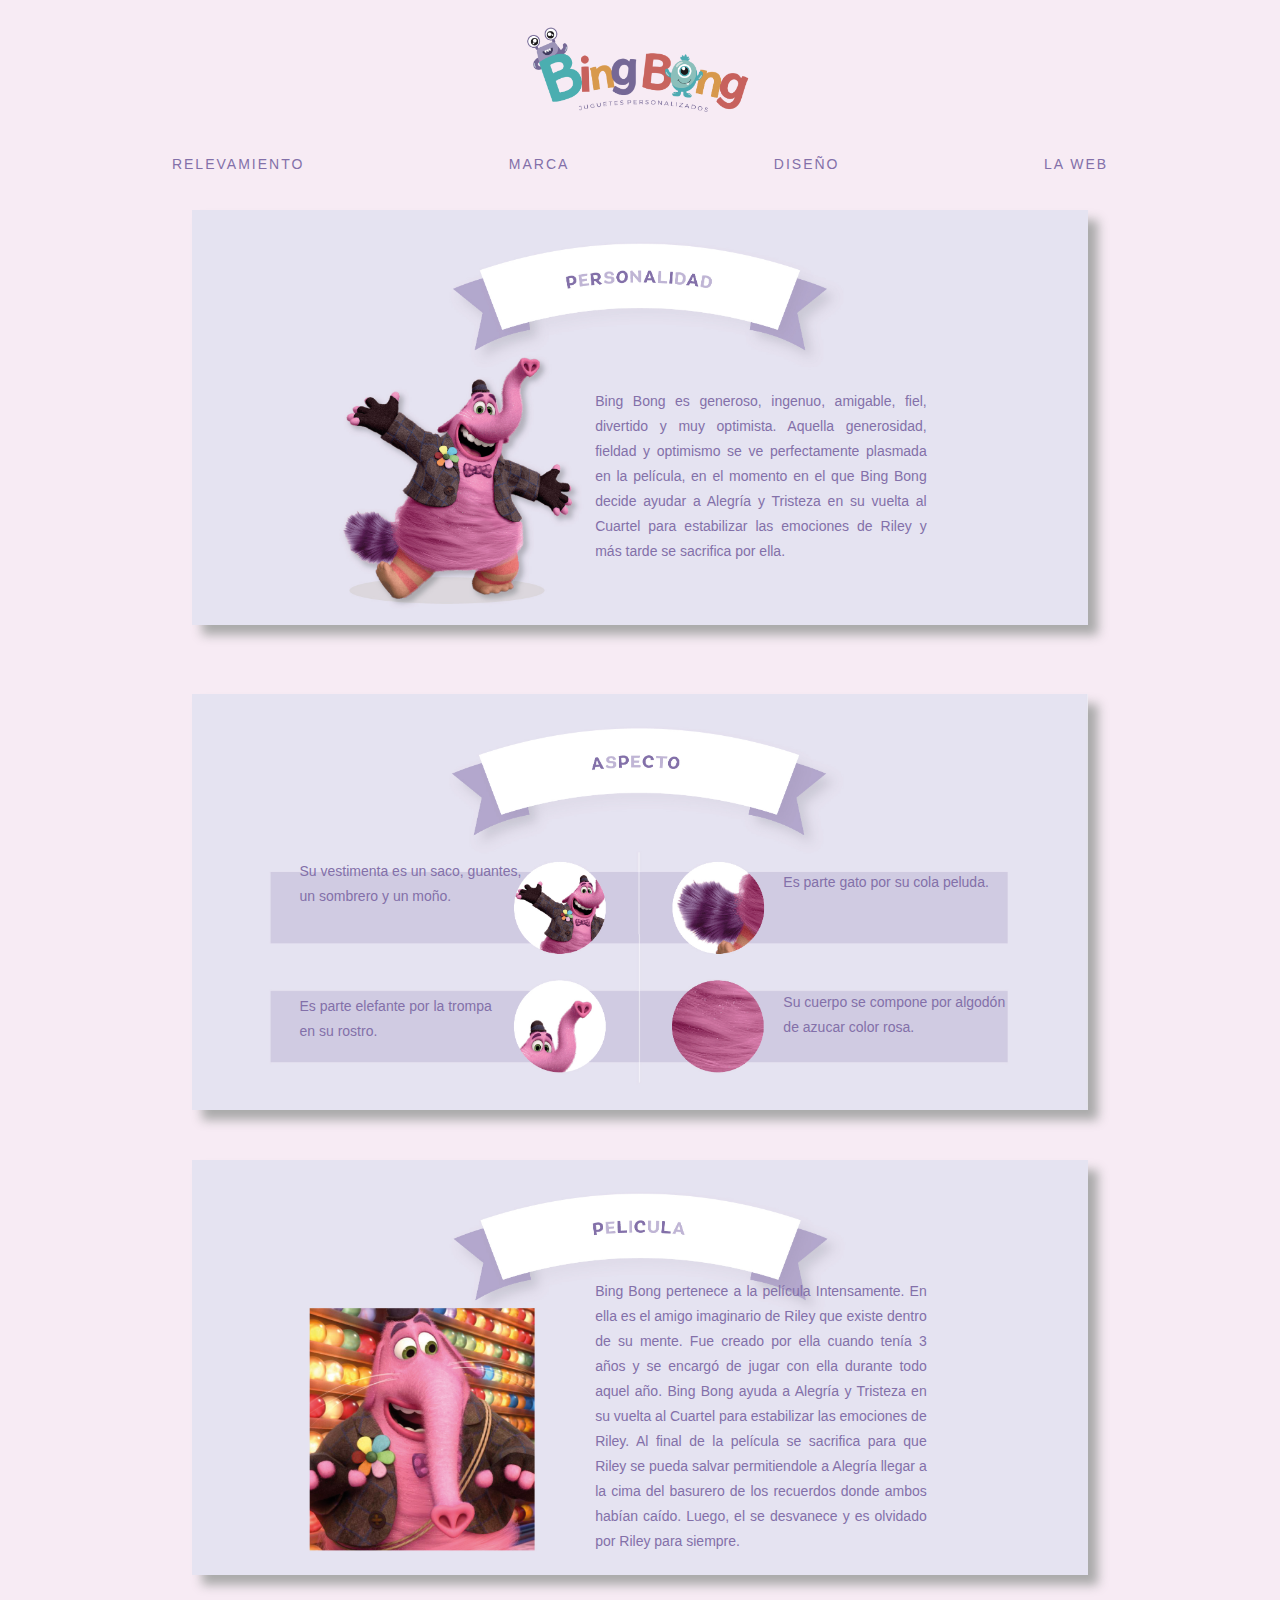
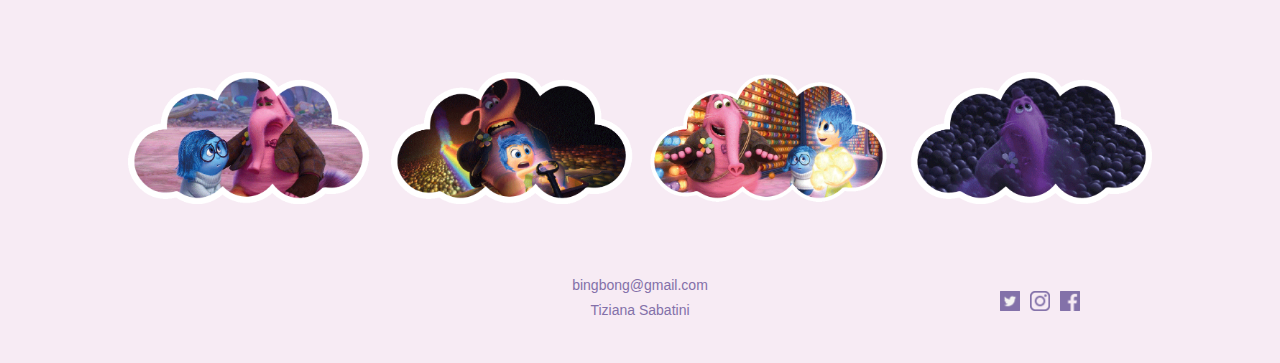
<file: relevamiento.html>
<!DOCTYPE html>
<html>
<head>
	<meta charset="utf-8">
	<title>Bing Bong</title>
	<link rel="stylesheet" type="text/css" href="css/estilosmicro.css">
</head>

<body>
<header> 
<a href="micro.html"><img id="marca" src="img/marca.png"></a>
<nav>
	<ul id="button">
 	<li><a href="relevamiento.html">RELEVAMIENTO</a></li>
 	<li><a href="marca.html">MARCA</a></li>
 	<li><a href="diseno.html">DISEÑO</a></li>
 	<li><a href="web.html">LA WEB</a></li>
 	</ul>
</nav>
</header>
<main>
	<div id="relevamiento1">
		<img src="img/relevamiento1.jpg">
		<p>
			Bing Bong es generoso, ingenuo, amigable, fiel, divertido y muy optimista.
			Aquella generosidad, fieldad y optimismo se ve perfectamente plasmada en la película, en el momento en el que Bing Bong  decide ayudar a Alegría y Tristeza en su vuelta al Cuartel para estabilizar las emociones de Riley y más tarde se sacrifica por ella.
		</p>
	</div>	

	<div id="relevamiento2"> 
		<img src="img/relevamiento2.jpg">
		<p id="aspecto1">Su vestimenta es un saco, guantes, <br> un sombrero y un moño.</p>
		<p id="aspecto2">Es parte elefante por la trompa <br> en su rostro.</p>
		<p id="aspecto3">Es parte gato por su cola peluda.</p>
		<p id="aspecto4">Su cuerpo se compone por algodón <br> de azucar color rosa.</p> 
	</div>

	<div id="relevamiento3">
		<img src="img/relevamiento3.jpg">
		<p>
			Bing Bong pertenece a la película Intensamente. En ella es el amigo imaginario de Riley que existe dentro de su mente. Fue creado por ella cuando tenía 3 años y se encargó de jugar con ella durante todo aquel año. 
			Bing Bong ayuda a Alegría y Tristeza en su vuelta al Cuartel para estabilizar las emociones de Riley. Al final de la película se sacrifica para que Riley se pueda salvar permitiendole a Alegría llegar a la cima del basurero de los recuerdos donde ambos habían caído. Luego, el se desvanece y es olvidado por Riley para siempre. 
		</p>
	</div>

	<div id="relevamiento4">
		<img src="img/relevamiento4.png">
	</div>

<footer>
	<p>bingbong@gmail.com <br> Tiziana Sabatini</p>
	<div id="redes"> 
			<a href="https://www.twitter.com/tizianasabatini"><img src="img/redes1.png"></a>
			<a href="https://www.instagram.com/tizianasabatinif"><img src="img/redes2.png"></a>
			<a href="https://www.facebook.com/titisabatini"><img src="img/redes3.png"></a>
	</div>
</footer>
</main>
</body>
</html>
</file>
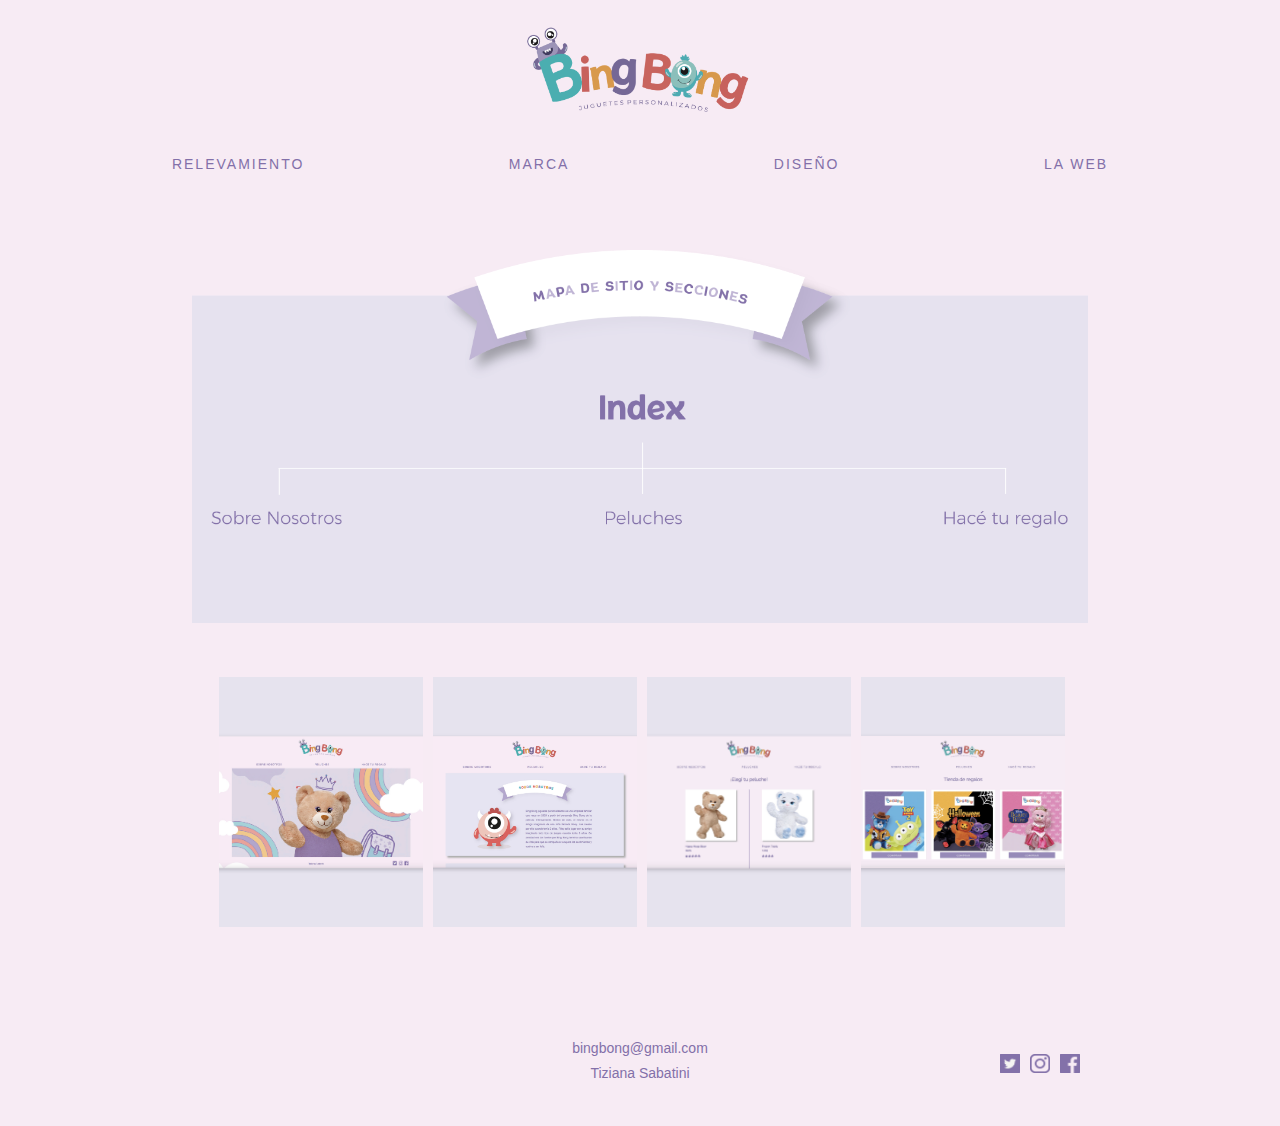
<file: web.html>
<!DOCTYPE html>
<html>
<head>
	<meta charset="utf-8">
	<title>Bing Bong</title>
	<link rel="stylesheet" type="text/css" href="css/estilosmicro.css">
</head>

<body>
<header> 
<a href="micro.html"><img id="marca" src="img/marca.png"></a>
<nav>
	<ul id="button">
 	<li><a href="relevamiento.html">RELEVAMIENTO</a></li>
 	<li><a href="marca.html">MARCA</a></li>
 	<li><a href="diseno.html">DISEÑO</a></li>
 	<li><a href="web.html">LA WEB</a></li>
 	</ul>
</nav>
</header>
<main>

	<main>
	<div id="web">
		<img src="img/laweb.png">
	</div>

	<ul class="galeria">
        <li><a href="#img1"><img class="galeriaimg" src="img/captura1.jpg"></a></li>
        <li><a href="#img2"><img class="galeriaimg" src="img/captura2.jpg"></a></li>
        <li><a href="#img3"><img class="galeriaimg" src="img/captura3.jpg"></a></li>
        <li><a href="#img4"><img class="galeriaimg" src="img/captura4.jpg"></a></li>
    </ul>

    <div class="modal" id="img1">
        <h3>PANTALLA WEB PELUCHES</h3>
        <div class="imagen">
            <a href="#img4">&#60;</a>
            <a href="#img2"><img src="img/captura3.jpg"></a>
            <a href="#img2">></a>
        </div>
        <a class="cerrar" href="web.html">X</a>
    </div>
    
    <div class="modal" id="img2">
        <h3>PANTALLA WEB INDEX</h3>
        <div class="imagen">
            <a href="#img1">&#60;</a>
            <a href="#img3"><img src="img/captura1.jpg"></a>
            <a href="#img3">></a>
        </div>
        <a class="cerrar" href="web.html">X</a>
    </div>
    
    <div class="modal" id="img3">
        <h3>PANTALLA WEB NOSOTROS</h3>
        <div class="imagen">
            <a href="#img2">&#60;</a>
            <a href="#img4"><img src="img/captura2.jpg"></a>
            <a href="#img4">></a>
        </div>
        <a class="cerrar" href="web.html">X</a>
    </div>
    
    <div class="modal" id="img4">
        <h3>PANTALLA WEB REGALOS</h3>
        <div class="imagen">
            <a href="#img3">&#60;</a>
            <a href="#img1"><img src="img/captura4.jpg"></a>
            <a href="#img1">></a>
        </div>
        <a class="cerrar" href="web.html">X</a>
    </div>

    	<footer>
	<p>bingbong@gmail.com <br> Tiziana Sabatini</p>
	<div id="redes"> 
			<a href="https://www.twitter.com/tizianasabatini"><img src="img/redes1.png"></a>
			<a href="https://www.instagram.com/tizianasabatinif"><img src="img/redes2.png"></a>
			<a href="https://www.facebook.com/titisabatini"><img src="img/redes3.png"></a>
	</div>
</footer>
</main>
</body>
</html>
</file>
<file: css/estilos.css>
@import url('https://fonts.googleapis.com/css2?family=Montserrat:wght@100&display=swap');
*{
	border: 12;
	margin: 0;
	padding: 0;	
}

body{
	color: #000000;
	font-family:'Montserrat Regular', sans-serif;
	font-size: 16px;
	padding: 0px;
	background-color: #f7ebf4;
}

header {
	width: 100%;
	height: 185px;
	background-color: #f7ebf4;
}

header img {
	width: 20%;
	height: auto;
	margin-left: auto;
	margin-right: auto;
	margin-top: 25px;
	display: block;
}

#button {
 padding: 0;
 margin-top: 40px;
 text-align: center;
 }

#button li {
 display: inline;
 }

#button li a {
 font-size: 14px;
 letter-spacing: 2px;
 text-decoration: none;
 padding: 100px;
 color: #8370a9;
 }

#button li a:hover {
 font-weight: bolder;
 margin-top: -2;
 padding-bottom: 12px;
 }

 /*Estlo de Index*/

#nube {
	width: 100%;
	height: 500px;
	z-index: 0;
	position: absolute;
}

#slideindex img {
	width: 100%;
}

#slideindex {
	width: 70%;
	height: auto;
	margin-right: auto;
	margin-left: auto;
	overflow: hidden;
	z-index: -1;
}

#slideindex ul{
	list-style: none;
	width: 400%;
	display: flex;
	animation: slide 20s infinite alternate;
}

@keyframes slide{
	0% {margin-left: 0px;}
	20% {margin-left: 0px;}

	25% {margin-left: -100%;}
	45% {margin-left: -100%;}

	50% {margin-left: -200%;}
	70% {margin-left: -200%;}

	75% {margin-left: -300%;}
	100% {margin-left: -300%;}
}

.banner{
	margin-top: 70px;
	width: 100%;
	height: 280px;
}

.banner img{
	margin-right: auto;
	margin-left: auto;
	display: block;
	width: 65%;
	height: auto;
}

.banner p{
	box-sizing: border-box;
	width: 25%;
	font-size: 14px;
	font-family:'Montserrat Regular', sans-serif;
	color: #8370a9;
	text-align: center;
	margin-left: auto;
	margin-right: auto;
	margin-top: -160px;
}

footer {
	width: 100%;
	background-color: #f7ebf4;
	margin-top: 40px;
	margin-bottom: 40px;

}

#micro {
	margin-top: 30px;
	box-sizing: border-box;
	width: 10%;
	height: 10px;
	margin-left: auto;
	margin-right: auto;
}

#micro a{
 	font-size: 14px;
 	text-decoration: none;
 	color: #8370a9;
 	display: inline;
 	text-align: center;
 	z-index: 1;
 	position: sticky;
 }

#micro a :hover {
 	font-weight: bolder;
 	margin-top: -2;
 	padding-bottom: 12px;
 }


#redesindex {
	width: 22.1%;
	height: 30px;
	float: right; 
	margin-top: -20px;
	box-sizing: border-box;
}

#redesindex a img {
	z-index: 1;
 	position: sticky;
	width: 7%;
	height: auto;
	padding: 1%;
}

 /*Estlo de Peluches*/

 #titulopeluches{
 	width: 50%;
 	height: auto;
 	margin-top: 30px;
 	margin-left: auto;
 	margin-right: auto;
 }

#titulopeluches p{
	text-align: center;
	font-size: 25px;
	color: #8370a9;
	font-family: 'Montserrat Regular', sans-serif;
	font-style: bolder;
}
 #contenedorpeluches {
 	box-sizing: border-box;
 	margin-right: auto;
 	margin-left: auto;
 	width: 50%;
 	height: 820px; 
 	margin-top: 40px;
 }

.uno{
	box-sizing: border-box;
	float: left;
	width: 40%;
	height: auto;

}
.oso1 {
	width: 100%;
	box-shadow: 5px 5px 5px #aaa;
}

.uno p{
	padding-top: 15px;
	font-size: 15px;
	line-height: 25px;
	color: #8370a9;
	font-family:'Montserrat Regular', sans-serif;
}

.estrella1 {
	width: 30%;
	height: auto;
	margin-top: 10px;
}

.dos{
	box-sizing: border-box;
	float: right;
	width: 40%;
	height: auto;

}
.oso2 {
	width: 100%;
	box-shadow: 5px 5px 5px #aaa;
}

.dos p{
	padding-top: 15px;
	font-size: 15px;
	line-height: 25px;
	color: #8370a9;
	font-family:'Montserrat Regular', sans-serif;
}

.estrella2 {
	width: 23%;
	height: auto;
	margin-top: 10px;
}

.tres{
	margin-top: 150px;
	box-sizing: border-box;
	float: right;
	width: 40%;
	height: auto;

}
.oso3{
	width: 100%;
	box-shadow: 5px 5px 5px #aaa;
}

.tres p{
	padding-top: 15px;
	font-size: 15px;
	line-height: 25px;
	color: #8370a9;
	font-family:'Montserrat Regular', sans-serif;
}

.estrella3 {
	width: 19%;
	height: auto;
	margin-top: 10px;
}

.cuatro{
	box-sizing: border-box;
	float: left;
	width: 40%;
	margin-top: 150px;
	height: auto;

}
.oso4 {
	width: 100%;
	box-shadow: 5px 5px 5px #aaa;
}

.cuatro p{
	padding-top: 15px;
	font-size: 15px;
	line-height: 25px;
	color: #8370a9;
	font-family:'Montserrat Regular', sans-serif;
}

.estrella4 {
	width: 30%;
	height: auto;
	margin-top: 10px;
}

.cinco{
	margin-top: 150px;
	box-sizing: border-box;
	float: right;
	width: 40%;
	height: auto;

}
.oso5 {
	width: 100%;
	box-shadow: 5px 5px 5px #aaa;
}

.cinco p{
	padding-top: 15px;
	font-size: 15px;
	line-height: 25px;
	color: #8370a9;
	font-family:'Montserrat Regular', sans-serif;
}

.estrella5 {
	width: 30%;
	height: auto;
	margin-top: 10px;
}

.seis{
	box-sizing: border-box;
	float: left;
	width: 40%;
	margin-top: 150px;
	height: auto;

}
.oso6 {
	width: 100%;
	box-shadow: 5px 5px 5px #aaa;
}

.seis p{
	padding-top: 15px;
	font-size: 15px;
	line-height: 25px;
	color: #8370a9;
	font-family:'Montserrat Regular', sans-serif;
}

.estrella6 {
	width: 19%;
	height: auto;
	margin-top: 10px;
}

 #contenedor2 {
 	box-sizing: border-box;
 	margin-right: auto;
 	margin-left: auto;
 	width: 50%;
 	height: 1640px; 
 	margin-top: 110px;
 }

.siete{
	margin-top: 150px;
	box-sizing: border-box;
	float: right;
	width: 40%;
	height: auto;
}


.oso7 {
	width: 100%;
	box-shadow: 5px 5px 5px #aaa;
}

.siete p{
	padding-top: 15px;
	font-size: 15px;
	line-height: 25px;
	color: #8370a9;
	font-family:'Montserrat Regular', sans-serif;
}

.estrella7 {
	width: 23%;
	height: auto;
	margin-top: 10px;
}

.ocho{
	box-sizing: border-box;
	float: left;
	width: 40%;
	margin-top: 150px;
	height: auto;

}
.oso8{
	width: 100%;
	box-shadow: 5px 5px 5px #aaa;
}

.ocho p{
	padding-top: 15px;
	font-size: 15px;
	line-height: 25px;
	color: #8370a9;
	font-family:'Montserrat Regular', sans-serif;
}

.estrella8 {
	width: 30%;
	height: auto;
	margin-top: 10px;
}

.nueve{
	margin-top: 150px;
	box-sizing: border-box;
	float: right;
	width: 40%;
	height: auto;
}

.oso9 {
	width: 100%;
	box-shadow: 5px 5px 5px #aaa;
}

.nueve p{
	padding-top: 15px;
	font-size: 15px;
	line-height: 25px;
	color: #8370a9;
	font-family:'Montserrat Regular', sans-serif;
}

.estrella9 {
	width: 23%;
	height: auto;
	margin-top: 10px;
}

.diez{
	box-sizing: border-box;
	float: left;
	width: 40%;
	margin-top: 150px;
	height: auto;

}
.oso10 {
	width: 100%;
	box-shadow: 5px 5px 5px #aaa;
}

.diez p{
	padding-top: 15px;
	font-size: 15px;
	line-height: 25px;
	color: #8370a9;
	font-family:'Montserrat Regular', sans-serif;
}

.estrella10 {
	width: 30%;
	height: auto;
	margin-top: 10px;
}

.linea{
	box-sizing: border-box;
	width: 0.15%;
	height: 2450px;
	position: absolute;
	margin-left: 25%;
	background-color: #8370a9;
}

.linea2{
	box-sizing: border-box;
	width: 50%;
	height: 2px;
	margin-left: auto;
	margin-right: auto;
	margin-top: 445px;
	position: absolute;
	background-color: #8370a9;
}

.linea3{
	box-sizing: border-box;
	width: 50%;
	height: 2px;
	margin-left: auto;
	margin-right: auto;
	margin-top: 980px;
	position: absolute;
	background-color: #8370a9;
}

.linea4{
	box-sizing: border-box;
	width: 50%;
	height: 2px;
	margin-left: auto;
	margin-right: auto;
	margin-top: 1535px;
	float: bottom;
	position: absolute;
	background-color: #8370a9;
}

.linea5{
	box-sizing: border-box;
	width: 50%;
	height: 2px;
	margin-left: auto;
	margin-right: auto;
	margin-top: 1130px;
	position: absolute;
	background-color: #8370a9;
}

footer p{
	font-size: 14px;
	text-align: center;
	color: #8370a9;
	line-height: 25px;
	padding-top: 25px;
}

#redes{
	width: 22.1%;
	height: 30px;
	float: right; 
	margin-top: -35px;
	box-sizing: border-box;
}

#redes a img{
	width: 7%;
	height: auto;
	padding: 1%;
}

 /*Estlo de Nosotros*/

 #nosotros1{
	box-sizing: border-box;
	width: 70%;
	height: auto;
	margin-left: auto;
	margin-right: auto;
}

#nosotros1 img {
	width: 100%;
	height: auto;
	box-shadow: 10px 10px 10px #aaa;
}

#nosotros1 p {
	font-size: 14px;
	line-height: 25px;
	width: 37%;
	text-align: justify;
	color: #8370a9;
	margin-top: -270px;
	margin-left: 45%;
}

#nosotros2 {
	box-sizing: border-box;
	width: 70%;
	height: auto;
	margin-left: auto;
	margin-right: auto;
}

#nosotros2 img{
	width: 100%;
	height: auto;
	margin-top: 83px;
	box-shadow: 10px 10px 10px #aaa;
}

#nosotros2 p{
	font-size: 14px;
	line-height: 25px;
	width: 37%;
	text-align: justify;
	color: #8370a9;
	margin-top: -250px;
	margin-left: 45%;
}

#nosotros3{
	box-sizing: border-box;
	width: 70%;
	height: auto;
	margin-left: auto;
	margin-right: auto;
}

#nosotros3 img{
	width: 100%;
	height: auto;
	margin-top: 118px;
	box-shadow: 10px 10px 10px #aaa;
}

#nosotros3 p{
	font-size: 14px;
	line-height: 25px;
	width: 37%;
	text-align: justify;
	color: #8370a9;
	margin-top: -265px;
	margin-left: 45%;
}

/*Estilo Regalos*/

#titulo{
 	width: 50%;
 	height: auto;
 	margin-top: 20px;
 	margin-left: auto;
 	margin-right: auto;
 }

#titulo p{
	text-align: center;
	font-size: 25px;
	color: #8370a9;
	font-family: 'Montserrat Regular', sans-serif;
	font-style: bolder;
}

#slide img {
	width: 96%;
	padding: 10px;
}

#slide {
	margin-top: 30px;
	width: 80%;
	height: auto;
	margin-right: auto;
	margin-left: auto;
	overflow: hidden;
}

#slide ul{
	list-style: none;
	width: 400%;
	display: flex;
	animation: slide 20s infinite alternate;
}

@keyframes slide{
	0% {margin-left: 0px;}
	20% {margin-left: 0px;}

	25% {margin-left: -100%;}
	45% {margin-left: -100%;}

	50% {margin-left: -200%;}
	70% {margin-left: -200%;}

	75% {margin-left: -300%;}
	100% {margin-left: -300%;}
}

#tarjeta{
	box-sizing: border-box;
	width: 25%; 
	margin-left: auto;
	margin-right: auto;
	margin-top: 45px;
}
#tarjeta h1{
	font-size: 16px;
 	font-family: 'Montserrat Regular', sans-serif;
 	font-style: bolder;
 	color: #8370a9;
 	text-align: center;
}

#tarjeta p{
	font-size: 13px;
 	font-family: 'Montserrat';
 	font-style: bolder;
 	color: #8370a9;
 	text-align: center;
}

#tarjeta label{
	font-size: 13px;
 	font-family:'Lato Regular', sans-serif;
 	color: #8370a9;
 }

 #tarjeta input[type="type"]{
 	margin-top: 10px;
	border: 1px solid #8370a9;
	border-radius: 5px;
	width: 100%;
	height: 20px;
	color: black;
	background-color: #f7ebf4;
}

 #tarjeta input[type="password"]{
 	margin-top: 10px;
	border: 1px solid #8370a9;
	border-radius: 5px;
	width: 100%;
	height: 20px;
	color: black;
	background-color: #f7ebf4;
}
 #tarjeta input[type="submit"]{
 	margin-left: 33%;
	border: 1px solid;
	padding: 3%;
	color: white;
	background-color: #8370a9;
}
</file>
<file: css/estilosmicro.css>
@import url('https://fonts.googleapis.com/css2?family=Montserrat:wght@100&display=swap');
@import url('https://www.dafont.com/quache.font#null');

*{
	border: 12;
	margin: 0;
	padding: 0;	
}

body{
	color: #000000;
	font-family:'Montserrat Regular', sans-serif;
	font-size: 16px;
	padding: 0px;
	background-color: #f7ebf4;
}

header {
	width: 100%;
	height: 185px;
	background-color: #f7ebf4;
}

header img {
	width: 20%;
	height: auto;
	margin-left: auto;
	margin-right: auto;
	margin-top: 25px;
	display: block;
}

#button {
 padding: 0;
 margin-top: 40px;
 text-align: center;
 }

#button li {
 display: inline;
 }

#button li a {
 font-size: 14px;
 letter-spacing: 2px;
 text-decoration: none;
 padding: 100px;
 color: #8370a9;
 }

#button li a:hover {
 font-weight: bolder;
 margin-top: -2;
 padding-bottom: 12px;
 }

 /*Estilo de MicroIndex*/

main {
	width: 100%;
	height: auto;
}

 #rotulo {
	width: 70%;
	height: auto;
	margin-right: auto;
	margin-left: auto;
}

#rotulo img {
	width: 100%;
	height: auto;
}

#index {
 	width: 20%;
 	text-align: center;
 	margin-left: auto;
 	margin-right: auto;
 	margin-top: 40px;
 	margin-bottom: 50px;
}

 #index li {
 	display: inline;	
 }

#index li a {
	padding: 12px;
 	font-size: 14px;
 	text-decoration: none;
 	color: #8370a9;
 }

#index li a:hover {
 	color: #8370a9;
 	margin-top: -2px;
 }

 /*Estilo de Marca*/

 #lamarca {
	box-sizing: border-box;
	width: 70%;
	height: auto;
	margin-left: auto;
	margin-right: auto;
}

#lamarca img {
	width: 100%;
	height: auto;
}

#lamarca h1{
	margin-top: -450px;
	margin-left: 15%;
	word-spacing: 230px;
	font-size: 13px;
	font-family: 'Montserrat Regular', sans-serif;
	color: #8370a9;
}

#textos{
	width: 100%;
	height: 370px;
}

#textomarca{
	margin-top: 40px;
	margin-left: 7%;
	width: 23%;
	line-height: 20px;
	font-size: 13px;
	color: #8370a9;
	font-family:'Montserrat Regular', sans-serif;
	text-align: justify;
}

#textotipografia{
	margin-top: -160px;
	margin-left: 39%;
	width: 23%;
	line-height: 20px;
	font-size: 13px;
	color: #8370a9;
	font-family:'Montserrat Regular', sans-serif;
	text-align: justify;
}

#textocroma{
	margin-top: -80px;
	margin-left: 70%;
	width: 23%;
	line-height: 20px;
	font-size: 13px;
	color: #8370a9;
	font-family:'Montserrat Regular', sans-serif;
	text-align: justify;
}

.linea1marca{
	box-sizing: border-box;
	width: 0.15%;
	height: 430px;
	position: absolute;
	margin-left: 23.6%;
	margin-top: -11%;
	background-color: #ffffff;
}

.linea2marca{
	box-sizing: border-box;
	width: 0.1%;
	height: 430px;
	position: absolute;
	margin-left: 46%;
	margin-top: -11%;
	background-color: #ffffff;
}

 /*Estilo de Relevamiento*/

 #relevamiento1 {
	box-sizing: border-box;
	width: 70%;
	height: auto;
	margin-left: auto;
	margin-right: auto;
}

#relevamiento1 img {
	width: 100%;
	height: auto;
	box-shadow: 10px 10px 10px #aaa;
}

#relevamiento1 p {
	font-size: 14px;
	line-height: 25px;
	width: 37%;
	text-align: justify;
	color: #8370a9;
	margin-top: -240px;
	margin-left: 45%;
}

#relevamiento2 {
	box-sizing: border-box;
	width: 70%;
	height: auto;
	color: #8370a9;
	margin-left: auto;
	margin-right: auto;
}

#relevamiento2 img {
	width: 100%;
	height: auto;
	margin-top: 130px;
	box-shadow: 10px 10px 10px #aaa;
}

#aspecto1 {
	font-size: 14px;
	line-height: 25px;
	width: 37%;
	color: #8370a9;
	margin-top: -255px;
	margin-left: 12%;
}

#aspecto2 {
	font-size: 14px;
	line-height: 25px;
	width: 37%;
	color: #8370a9;
	margin-top: 85px;
	margin-left: 12%;
}

#aspecto3 {
	font-size: 14px;
	width: 37%;
	color: #8370a9;
	margin-top: -170px;
	margin-left: 66%;
}

#aspecto4 {
	font-size: 14px;
	line-height: 25px;
	width: 37%;
	color: #8370a9;
	margin-top: 100px;
	margin-left: 66%;
}

#relevamiento3 {
	box-sizing: border-box;
	width: 70%;
	height: auto;
	margin-left: auto;
	margin-right: auto;
}

#relevamiento3 img {
	width: 100%;
	height: auto;
	margin-top: 120px;
	box-shadow: 10px 10px 10px #aaa;
}

#relevamiento3 p {
	font-size: 14px;
	line-height: 25px;
	width: 37%;
	text-align: justify;
	color: #8370a9;
	margin-top: -300px;
	margin-left: 45%;
}

#relevamiento4 img {
	width: 80%;
	height: auto;
	margin-top: 118px;
	margin-left: 10%;
}


 /*Estilo de Diseno*/

 #eldiseno {
	box-sizing: border-box;
	width: 70%;
	height: auto;
	margin-left: auto;
	margin-right: auto;
}

#eldiseno img {
	width: 100%;
	height: auto;
}

#eldiseno h1{
	margin-top: -450px;
	margin-left: 19%;
	word-spacing: 390px;
	font-size: 13px;
	font-family: 'Montserrat Regular', sans-serif;
	color: #8370a9;
}

#captura{
	width: 26%;
	height: auto;
	margin-left: 54%;
	margin-top: 190px;
}

.linea{
	box-sizing: border-box;
	width: 0.15%;
	height: 420px;
	position: absolute;
	margin-left: 33.6%;
	margin-top: -2.3%;
	background-color: #ffffff;
}

 /*Estilo de Diseno*/

 #web {
	box-sizing: border-box;
	width: 70%;
	height: auto;
	margin-left: auto;
	margin-right: auto;
}

#web img {
	width: 100%;
	height: auto;
	margin-top: 40px;
}

.galeria {
    width: 70%;
    margin-top: -30px;
    margin-left: 14%;
    list-style: none;
    padding: 20px;
    box-sizing: border-box;
    display: inline-flex;
    justify-content: space-around;
}

.galeria li {
    margin: 5px;
}

.galeriaimg {
	margin-top: 40px;
	padding: 15px;
    width: 100%;
    height: 250px;
    object-fit: cover;
    filter: brightness(100%);
}

.galeriaimg:hover{
	filter: brightness(70%);
}

.modal {
    display: none;
}

.modal:target {
    display: block;
    position: fixed;
    background: rgba(0,0,0,0.8);
    top: 0;
    left: 0;
    width: 100%;
    height: auto;
}

.modal h3 {
    color: white;
    font-size: 20px;
    text-align: center;
    margin: 15px 0;
    margin-top: 100px;
}

.imagen {
    width: 100%;
    height: 50%;
    margin-top: 20px;
    display: flex;
    justify-content: center;
    align-items: center;
}

.imagen a {
    color: white;
    font-size: 40px;
    text-decoration: none;
    margin: 50px;
}

.imagen a:nth-child(2) {
    margin: 0;
    height: 100%;
    flex-shrink: 2;
}

.imagen img {
    width: 50%;
    margin-left: 25%;
    height: auto;
    max-width: 100%;
    border: 7px solid #fff;
    box-sizing: border-box;
}

.cerrar {
    display: block;
    background:#8370a9;
    width: 40px;
    height: 22px;
    margin: 55px auto;
    text-align: center;
    text-decoration: none;
    font-size: 15px;
    font-style: bolder;
    color: white;
    padding: 10px;
}

footer {
	width: 100%;
	background-color: #f7ebf4;
	margin-top: 40px;
	margin-bottom: 40px;

}

footer p{
	font-size: 14px;
	text-align: center;
	color: #8370a9;
	line-height: 25px;
	padding-top: 25px;
}

#redes{
	width: 22.1%;
	height: 30px;
	float: right; 
	margin-top: -35px;
	box-sizing: border-box;
}

#redes a img{
	width: 7%;
	height: auto;
	padding: 1%;
}
</file>
<file: css/estiloindex.css>
@import url('https://fonts.googleapis.com/css2?family=Sriracha&display=swap');
@import url('https://fonts.googleapis.com/css2?family=Montserrat:wght@100&display=swap');

*{
	box-sizing: border-box;
	margin: 0;
	padding: 0;
}

body{
	min-height: 100%;
	background-color: #F7EBF4;
}

html{
	height: 100%;
}

.grid_container{
	display: grid;
	grid-template-areas: 
	"header"
	"main" 
	"sidebar"
	"navbar"
	"extra"
	"footer"
}

/*desk*/
@media screen and (min-width:970px){
	.grid_container{
		grid-template:
		"header 	header 	header 	header" 	150px
		"main 		main	main 	main"		630px
		"sidebar	sidebar	navbar 	navbar"		700px
		"extra		extra	extra	extra"		380px
		"footer 	footer	footer	footer"		auto /
		450px		auto 	auto	auto;
		
	}

.header{
	grid-area: header;
	background-color: #F7EBF4;
}

header{
	width: 100%;
	background-color: #F7EBF4;	
}

header img{
	width: 17%;
	height: auto;
	display: block;
	margin-left: auto;
	margin-right: auto;
	margin-top: 30px;
}	

.main{
	grid-area: main;
	background-color: #F7EBF4;
}

.sorteogrande{
	width: 70%;
	height: auto;
	margin-left: 15%;
	margin-top: 30px;
}

.sorteochico{
	display: none;
}

.sorteochico1{
	display: none;
}

.sidebar{
	grid-area: sidebar;
	background-color: #F7EBF4;
}

.tarjeta{
	margin-top: 30px;
	box-sizing: border-box;
	width: 55%; 
	margin-left: 28%;
}

.tarjeta h1{
	font-size: 35px;
	font-family: 'Sriracha';
 	font-style: bolder;
 	color: #8370a9;
 	text-align: center;
}

.tarjeta p{
	font-size: 15px;
 	font-family: 'Montserrat';
 	font-style: bolder;
 	color: #8370a9;
 	text-align: center;
}

.tarjeta label{
	font-size: 15px;
 	font-family:'Montserrat';
 	color: #8370a9;
 }

 .tarjeta input[type="type"]{
 	margin-top: 10px;
	border: 1px solid #8370a9;
	border-radius: 5px;
	opacity: 40%;
	width: 100%;
	height: 20px;
	color: black;
	background-color: #f7ebf4;
}

 .tarjeta input[type="submit"]{
 	margin-left: 18%;
	border: 1px solid;
	padding-left: 25%;
	padding-right: 25%;
	padding-top: 3%;
	padding-bottom: 3%;
	font-family: 'Montserrat';
	color: white;
	background-color: #8370a9;
}

.tarjeta input[type="submit"]:hover{
	background-color: #8370a9;
	opacity: 80%;
	padding-left: 26%;
	padding-right: 26%;
	padding-top: 4%;
	padding-bottom: 4%;
	color: white;
}

.navbar{
	grid-area: navbar;
	background-color: #F7EBF4;
}

.slide{
	display: none;
}

.slidecelular{
	display: none;
}

.simulacion{
	margin-top: 30px;
	width: 66%;
	height: auto;
}

.contenedor-slider{
  margin-top: 30px;
  width: 65%;
  max-width: 800px;
  position: relative;
  overflow: hidden;
}

.slider {
  display: flex;
  width: 500%;
}

.slider__section {
  width: 100%;
}

.slider__img {
  display: block;
  width: 100%;
  height: 100%;
  padding: 15%;
  background-color: #e2e0f2;
}

.btn-prev, .btn-next {
  position: absolute;
  top: 50%;
  color: #8370a9;
  line-height: 40px;
  font-size: 30px;
  font-weight: bold;
  text-align: center;
  font-family: 'Montserrat';
  font-weight: bold;
  cursor: pointer;
}

.btn-prev:hover, .btn-next:hover {
  padding: 3px;
  font-style: bolder;
}

.btn-prev {
  	left: 20px;
}

.btn-next {
  right: 20px;
}

.extra{
	grid-area: extra;
	background-color: #e2e0f2;
}

.experiencia{
	margin-top: 45px;
	width: 20%;
	height: auto;
	margin-left: 40%;
}

.textoexperiencia{
	margin-top: 30px;
	width: 26%;
	font-size: 15px;
	line-height: 25px;
	font-family: 'Montserrat';
	font-weight: bold;
	color: #8370a9;
	text-align: center;
	margin-left: auto;
	margin-right: auto;
}

.footer{
	grid-area: footer;
	background-color: #F7EBF4;
}

.sitioweb{
 	margin-top: 70px;
 	margin-bottom: 80px;
}

.sitioweb li {
 	display: inline;
 	margin-left: 40%;
}

.sitioweb li a {
	font-family: 'Montserrat';
 	font-size: 13px;
 	text-decoration: none;
 	padding-left: 5%;
 	padding-right: 5%;
 	padding-top: 1%;
 	padding-bottom: 1%;
	box-sizing: border-box;
	background-color: #8370a9;
 	color: white;
 }

.sitioweb li a:hover{
	background-color: #8370a9;
	opacity: 80%;
	padding-left: 5.5%;
	padding-right: 5.5%;
	padding-top: 1.5%;
	padding-bottom: 1.5%;
	color: white;
}
}

/*tablet*/
@media screen and (min-width:540px) and (max-width: 969px){
	.grid_container{
		grid-template:
		"header 	header 	header 	header" 	150px
		"main 		main	sidebar sidebar"	600px
		"extra		extra	extra 	extra"		420px
		"navbar		navbar	navbar	navbar"		500px
		"footer 	footer	footer	footer"		auto /
		450px		auto 	auto	auto;
		
	}

.header{
	grid-area: header;
	background-color: #F7EBF4;
}

header{
	width: 100%;
	background-color: #F7EBF4;	
}

header img{
	width: 26%;
	height: auto;
	display: block;
	margin-left: auto;
	margin-right: auto;
	margin-top: 30px;
}	

.main{
	grid-area: main;
	background-color: #F7EBF4;
}

.sorteogrande{
	display: none;
}

.sorteochico1{
	width: 85%;
	height: auto;
	margin-left: 5%;
	margin-top: 10px;
}

.sorteochico{
	display: none;
}

.sidebar{
	grid-area: sidebar;
	background-color: #F7EBF4;
}

.tarjeta{
	margin-top: 30px;
	box-sizing: border-box;
	width: 80%; 
}

.tarjeta h1{
	font-size: 35px;
	font-family: 'Sriracha';
 	font-style: bolder;
 	color: #8370a9;
 	text-align: center;
}

.tarjeta p{
	font-size: 15px;
 	font-family: 'Montserrat';
 	font-style: bolder;
 	color: #8370a9;
 	text-align: center;
}

.tarjeta label{
	font-size: 15px;
 	font-family:'Montserrat';
 	color: #8370a9;
 }

 .tarjeta input[type="type"]{
 	margin-top: 10px;
	border: 1px solid #8370a9;
	border-radius: 5px;
	opacity: 40%;
	width: 100%;
	height: 20px;
	color: black;
	background-color: #f7ebf4;
}

 .tarjeta input[type="submit"]{
 	margin-left: 18%;
	border: 1px solid;
	padding-left: 25%;
	padding-right: 25%;
	padding-top: 3%;
	padding-bottom: 3%;
	font-family: 'Montserrat';
	color: white;
	background-color: #8370a9;
}

.tarjeta input[type="submit"]:hover{
	background-color: #8370a9;
	opacity: 80%;
	padding-left: 26%;
	padding-right: 26%;
	padding-top: 4%;
	padding-bottom: 4%;
	color: white;
}

.navbar{
	grid-area: navbar;
	background-color: #F7EBF4;
}

.contenedor-slider{
	display: none;
}

.simulacion{
	display: none;
}

.extra{
	grid-area: extra;
	background-color: #e2e0f2;
}

.experiencia{
	margin-top: 45px;
	width: 30%;
	height: auto;
	margin-left: 35%;
}

.textoexperiencia{
	margin-top: 30px;
	width: 40%;
	font-size: 15px;
	line-height: 25px;
	font-family: 'Montserrat';
	font-weight: bold;
	color: #8370a9;
	text-align: center;
	margin-left: auto;
	margin-right: auto;
}

.slidecelular{
	display: none;
}

.slide{
	margin-left: 5%;
	width: 95%;
	height: auto;
	overflow: hidden;
}

.slide ul{
	list-style: none;
	width: 400%;
	display: flex;
	animation: slide 20s infinite alternate;
}

.slide img{
	width: 90%;
	margin-top: 25px;
}

@keyframes slide{
	0% {margin-left: 0%;}
	20% {margin-left: 0%;}

	25% {margin-left: -100%;}
	45% {margin-left: -100%;}

	50% {margin-left: -200%;}
	70% {margin-left: -200%;}

	75% {margin-left: -300%;}
	100% {margin-left: -300%;}
}

.footer{
	grid-area: footer;
	background-color: #F7EBF4;
}

.sitioweb{
 	margin-top: 70px;
 	margin-bottom: 80px;
}

.sitioweb li {
 	display: inline;
 	margin-left: 40%;
}

.sitioweb li a {
	font-family: 'Montserrat';
 	font-size: 13px;
 	text-decoration: none;
 	padding-left: 5%;
 	padding-right: 5%;
 	padding-top: 1%;
 	padding-bottom: 1%;
	box-sizing: border-box;
	background-color: #8370a9;
 	color: white;
 }

.sitioweb li a:hover{
	background-color: #8370a9;
	opacity: 80%;
	padding-left: 6%;
	padding-right: 6%;
	padding-top: 2%;
	padding-bottom: 2%;
	color: white;
}
}



/*celular*/
@media (min-width:0px) and (max-width: 539px){
	.grid_container{
		background-color: white;
		grid-template: 
		"header 	header" 	150px
		"main 		main" 		auto
		"sidebar 	sidebar"	580px
		"extra		extra"		380px
		"navbar 	navbar"		550px
		"footer 	footer"		auto /
		auto		auto;
	}

.header{
	grid-area: header;
	background-color: #F7EBF4;
}

header{
	width: 100%;
	background-color: #F7EBF4;	
}

header img{
	width: 50%;
	height: auto;
	display: block;
	margin-left: auto;
	margin-right: auto;
	margin-top: 30px;
}	

.main{
	grid-area: main;
	background-color: #F7EBF4;
}

.sorteogrande{
	display: none;
}

.sorteochico{
	width: 90%;
	height: auto;
	margin-left: 5%;
}

.sorteochico1{
	display: none;
}

.sidebar{
	grid-area: sidebar;
	background-color: #F7EBF4;
}

.tarjeta{
	margin-top: 30px;
	box-sizing: border-box;
	width: 75%; 
	margin-right: auto;
	margin-left: auto;
}

.tarjeta h1{
	font-size: 30px;
	font-family: 'Sriracha';
 	font-style: bolder;
 	color: #8370a9;
 	text-align: center;
}

.tarjeta p{
	font-size: 13px;
 	font-family: 'Montserrat';
 	font-style: bolder;
 	color: #8370a9;
 	text-align: center;
}

.tarjeta label{
	font-size: 13px;
 	font-family:'Montserrat';
 	color: #8370a9;
 }

 .tarjeta input[type="type"]{
 	margin-top: 10px;
	border: 1px solid #8370a9;
	border-radius: 5px;
	opacity: 40%;
	width: 100%;
	height: 20px;
	color: black;
	background-color: #f7ebf4;
}

 .tarjeta input[type="submit"]{
 	margin-left: 18%;
	border: 1px solid;
	padding-left: 25%;
	padding-right: 25%;
	padding-top: 3%;
	padding-bottom: 3%;
	font-family: 'Montserrat';
	color: white;
	background-color: #8370a9;
}

.tarjeta input[type="submit"]:hover{
	background-color: #8370a9;
	opacity: 80%;
	padding-left: 26%;
	padding-right: 26%;
	padding-top: 4%;
	padding-bottom: 4%;
	color: white;
}

.navbar{
	grid-area: navbar;
	background-color: #F7EBF4;
}

.contenedor-slider{
	display: none;
}

.simulacion{
	display: none;
}

.extra{
	grid-area: extra;
	background-color: #e2e0f2;
}

.experiencia{
	margin-top: 45px;
	width: 50%;
	height: auto;
	margin-left: 25%;
}

.textoexperiencia{
	margin-top: 30px;
	width: 65%;
	font-size: 13px;
	line-height: 25px;
	font-family: 'Montserrat';
	font-weight: bold;
	color: #8370a9;
	text-align: center;
	margin-left: auto;
	margin-right: auto;
}

.slide{
	display: none;
}

.slidecelular{
	margin-top: 30px;
	margin-left: 15%;
	width: 70%;
	height: auto;
	overflow: hidden;

}

.slidecelular ul{
	list-style: none;
	width: 400%;
	display: flex;
	animation: slide 20s infinite alternate;
}

.slidecelular img{
	width: 90%;
	margin-top: 25px;
}

@keyframes slide{
	0% {margin-left: 0%;}
	20% {margin-left: 0%;}

	25% {margin-left: -100%;}
	45% {margin-left: -100%;}

	50% {margin-left: -200%;}
	70% {margin-left: -200%;}

	75% {margin-left: -300%;}
	100% {margin-left: -300%;}
}

.footer{
	grid-area: footer;
	background-color: #F7EBF4;
}

.sitioweb{
 	margin-top: 70px;
 	margin-bottom: 80px;
}

.sitioweb li {
 	display: inline;
 	margin-left: 25%;
}

.sitioweb li a {
	font-family: 'Montserrat';
 	font-size: 16px;
 	text-decoration: none;
 	padding-left: 5%;
 	padding-right: 5%;
 	padding-top: 1%;
 	padding-bottom: 1%;
	box-sizing: border-box;
	background-color: #8370a9;
 	color: white;
 }

.sitioweb li a:hover{
	background-color: #8370a9;
	opacity: 80%;
	padding-left: 6%;
	padding-right: 6%;
	padding-top: 2%;
	padding-bottom: 2%;
	color: white;
}
}
</file>
<file: css/estilomicro.css>
@import url('https://fonts.googleapis.com/css2?family=Sriracha&display=swap');
@import url('https://fonts.googleapis.com/css2?family=Montserrat:wght@100&display=swap');

*{
	box-sizing: border-box;
	margin: 0;
	padding: 0;
}

body{
	min-height: 100%;
	background-color: #F7EBF4;
}

html{
	height: 100%;
}

.grid_container{
	display: grid;
	grid-template-areas: 
	"header"
	"main" 
	"sidebar"
	"navbar"
	"extra"
	"footer"
}

/*desk*/
@media screen and (min-width:970px){
	.grid_container{
		grid-template:
		"header 	header 		header 		header" 	90px
		"main 		main		main 		main"		490px
		"sidebar	sidebar		sidebar 	sidebar"	510px
		"navbar		navbar		navbar		navbar"		400px
		"footer 	footer		footer		footer"		auto /
		450px		auto 		auto		auto;
		
	}

.header{
	grid-area: header;
	background-color: #F7EBF4;
}

.header img{
	width: 17%;
	height: auto;
	display: block;
	margin-left: auto;
	margin-right: auto;
	margin-top: 30px;
}

.main{
	grid-area: main;
	width: 100%;
}

.paleta3{
	width: 73%;
	height: auto;
	margin-left: 17%;
}

.paleta2{
	display: none;
}

.paleta1{
	display: none;
}

.sidebar{
	grid-area: sidebar;
	width: 100%;
}

.tipografia3{
	margin-left: 17%;
	width: 70.5%;
	height: auto;
}

.tipografia2{
	display: none;
}

.tipografia1{
	display: none;
}

.navbar{
	grid-area: navbar;
	width: 100%;
}

.comoseve3{
	width: 23%;
	height: auto;
	margin-left: auto;
	margin-right: auto;
	display: block;
}

.galeriapantalla{
	margin-top: 20px;
    width: 70%;
    margin-left: 18%;
    list-style: none;
    padding: 5px;
    box-sizing: border-box;
    display: inline-flex;
    justify-content: space-around;
}

.galeriapantalla li {
    margin: 5px;
}

.galeriaimgpantalla {
    width: 80%;
    height: 200px;
    object-fit: cover;
    filter: brightness(100%);
}

.galeriaimgpantalla:hover{
  filter: brightness(70%);
}

.modalpantalla {
    display: none;
}

.modalpantalla:target {
    display: block;
    position: fixed;
    background: rgba(0,0,0,0.8);
    top: 0;
    left: 0;
    width: 100%;
    height: 100%;
}

.modalpantalla h3 {
    color: white;
    font-family: 'Lato';
    font-size: 25px;
    text-align: center;
    margin: 15px 0;
    margin-top: 30px;
}

.imagenpantalla{
    width: 100%;
    height: 80%;
    margin-top: 20px;
    display: flex;
    justify-content: center;
    align-items: center;
}

.imagenpantalla a {
    color: white;
    font-size: 40px;
    text-decoration: none;
    margin: 50px;
}

.imagenpantalla a:nth-child(2) {
    margin: 0;
    height: 100%;
    flex-shrink: 2;
}

.imagenpantalla img {
  	margin-top: 20px;
    width: 33%;
    margin-left: 34%;
    height: auto;
    max-width: 100%;
    box-sizing: border-box;
}

.cerrarpantalla {
    display: block;
    background: #8370a9;
    width: 40px;
    font-family: 'Montserrat';
    height: 40px;
    margin: 0px auto;
    text-align: center;
    text-decoration: none;
    font-size: 15px;
    font-style: bolder;
    color: white;
    padding: 10px;
}

.footer{
	grid-area: footer;
	background-color: #F7EBF4;
}

.sitioweb{
 	margin-top: 70px;
 	margin-bottom: 80px;
}

.sitioweb li {
 	display: inline;
 	margin-left: 40%;
}

.sitioweb li a {
	font-family: 'Montserrat';
 	font-size: 13px;
 	text-decoration: none;
 	padding-left: 5%;
 	padding-right: 5%;
 	padding-top: 1%;
 	padding-bottom: 1%;
	box-sizing: border-box;
	background-color: #8370a9;
 	color: white;
 }
}

/*tablet*/
@media screen and (min-width:540px) and (max-width: 969px){
	.grid_container{
		grid-template:
		"header 	header 	header 	header" 	120px
		"main 		main	main 	main"		380px
		"sidebar	sidebar	sidebar sidebar"	400px
		"navbar		navbar	navbar	navbar"		260px
		"footer 	footer	footer	footer"		auto /
		450px		auto 	auto	auto;
	}


.header{
	grid-area: header;
	background-color: #F7EBF4;
}

.header img{
	width: 24%;
	height: auto;
	display: block;
	margin-left: auto;
	margin-right: auto;
	margin-top: 30px;
}

.main{
	grid-area: main;
	width: 100%;
}

.paleta2{
	width: 73%;
	height: auto;
	margin-left: 15%;
}

.paleta3{
	display: none;
}

.paleta1{
	display: none;
}

.sidebar{
	grid-area: sidebar;
	width: 100%;
}

.tipografia2{
	margin-left: 15%;
	width: 73%;
	height: auto;
}

.tipografia1{
	display: none;
}

.tipografia3{
	display: none;
}

.navbar{
	grid-area: navbar;
	width: 100%;
}

.comoseve3{
	width: 26%;
	height: auto;
	margin-left: 40%;
}

.galeriapantalla{
	margin-top: 20px;
    width: 70%;
    margin-left: 18%;
    list-style: none;
    padding: 5px;
    box-sizing: border-box;
    display: inline-flex;
    justify-content: space-around;
}

.galeriapantalla li {
    margin: 5px;
}

.galeriaimgpantalla {
    width: 80%;
    height: 100px;
    object-fit: cover;
    filter: brightness(100%);
}

.galeriaimgpantalla:hover{
  filter: brightness(70%);
}

.modalpantalla {
    display: none;
}

.modalpantalla:target {
    display: block;
    position: fixed;
    background: rgba(0,0,0,0.8);
    top: 0;
    left: 0;
    width: 100%;
    height: 100%;
}

.modalpantalla h3 {
    color: white;
    font-family: 'Montserrat';
    font-size: 25px;
    text-align: center;
    margin: 15px 0;
    margin-top: 30px;
}

.imagenpantalla{
    width: 100%;
    height: 70%;
    margin-top: 20px;
    display: flex;
    justify-content: center;
    align-items: center;
}

.imagenpantalla a {
    color: white;
    font-size: 40px;
    text-decoration: none;
    margin: 50px;
}

.imagenpantalla a:nth-child(2) {
    margin: 0;
    height: 100%;
    flex-shrink: 2;
}

.imagenpantalla img {
  margin-top: 20px;
    width: 50%;
    margin-left: 25%;
    height: auto;
    max-width: 100%;
    border: 7px solid #fff;
    box-sizing: border-box;
}

.cerrarpantalla {
    display: block;
     background: #8370a9;
    width: 40px;
    font-family: 'Lato';
    height: 40px;
    margin: 70px auto;
    text-align: center;
    text-decoration: none;
    font-size: 15px;
    font-style: bolder;
    color: white;
    padding: 10px;
}

.footer{
	grid-area: footer;
	background-color: #F7EBF4;
}

.sitioweb{
 	margin-top: 70px;
 	margin-bottom: 80px;
}

.sitioweb li {
 	display: inline;
 	margin-left: 39%;
}

.sitioweb li a {
	font-family: 'Montserrat';
 	font-size: 13px;
 	text-decoration: none;
 	padding-left: 5%;
 	padding-right: 5%;
 	padding-top: 1%;
 	padding-bottom: 1%;
	box-sizing: border-box;
	background-color: #8370a9;
 	color: white;
 }
}

/*pantalla celular*/
@media screen and (max-width: 539px){
  .grid_container{
    grid-template:
    "header   header  	header  header"   200px
    "main     main  	main  	main"     300px
    "sidebar  sidebar	sidebar	sidebar"  350px
    "navbar	  navbar	navbar	navbar"   440px   
    "footer   footer  	footer  footer"   100px /
     450px     auto      auto     auto; 
  }

.header{
	grid-area: header;
	background-color: #F7EBF4;
}

.header img{
	width: 60%;
	height: auto;
	display: block;
	margin-left: auto;
	margin-right: auto;
	margin-top: 30px;
}

.main{
	grid-area: main;
	width: 100%;
}

.paleta1{
	width: 75%;
	height: auto;
	margin-left: 8%;
}

.paleta3{
	display: none;
}

.paleta2{
	display: none;
}

.sidebar{
	grid-area: sidebar;
	width: 100%;
}

.tipografia1{
	margin-left: 19%;
	width: 78%;
	height: auto;
}

.tipografia2{
	display: none;
}

.tipografia3{
	display: none;
}

.navbar{
	grid-area: navbar;
	width: 100%;
}

.comoseve3{
	width: 55%;
	height: auto;
	margin-left: 22.5%;
}

.galeriapantalla{
	margin-top: 20px;
    width: 70%;
    margin-left: 21.5%;
    list-style: none;
    padding: 5px;
    box-sizing: border-box;
    justify-content: space-around;
}

.galeriapantalla li {
    margin: 5px;
}

.galeriaimgpantalla {
    width: 80%;
    height: 100px;
    object-fit: cover;
    filter: brightness(100%);
}

.galeriaimgpantalla:hover{
  filter: brightness(70%);
}

.modalpantalla {
    display: none;
}

.modalpantalla:target {
    display: block;
    position: fixed;
    background: rgba(0,0,0,0.8);
    top: 0;
    left: 0;
    width: 100%;
    height: 100%;
}

.modalpantalla h3 {
    color: white;
    font-family: 'Montserrat';
    font-size: 25px;
    text-align: center;
    margin: 15px 0;
    margin-top: 30px;
}

.imagenpantalla{
    width: 100%;
    height: 40%;
    margin-top: 20px;
    display: flex;
    justify-content: center;
    align-items: center;
}

.imagenpantalla a {
    color: white;
    font-size: 40px;
    text-decoration: none;
    margin: 50px;
}

.imagenpantalla a:nth-child(2) {
    margin: 0;
    height: 100%;
    flex-shrink: 2;
}

.imagenpantalla img {
 	margin-top: 20px;
    width: 100%;
    height: auto;
    max-width: 100%;
    border: 7px solid #fff;
    box-sizing: border-box;
}

.cerrarpantalla {
    display: block;
    background: #8370a9;
    width: 40px;
    font-family: 'Lato';
    height: 40px;
    margin: 130px auto;
    text-align: center;
    text-decoration: none;
    font-size: 15px;
    font-style: bolder;
    color: white;
    padding: 10px;
}

.footer{
	grid-area: footer;
	background-color: #F7EBF4;
}

.sitioweb{
 	margin-top: 70px;
 	margin-bottom: 80px;
}

.sitioweb li {
 	display: inline;
 	margin-left: 30%;
}

.sitioweb li a {
	font-family: 'Montserrat';
 	font-size: 13px;
 	text-decoration: none;
 	padding-left: 5%;
 	padding-right: 5%;
 	padding-top: 1%;
 	padding-bottom: 1%;
	box-sizing: border-box;
	background-color: #8370a9;
 	color: white;
 }
}
</file>
